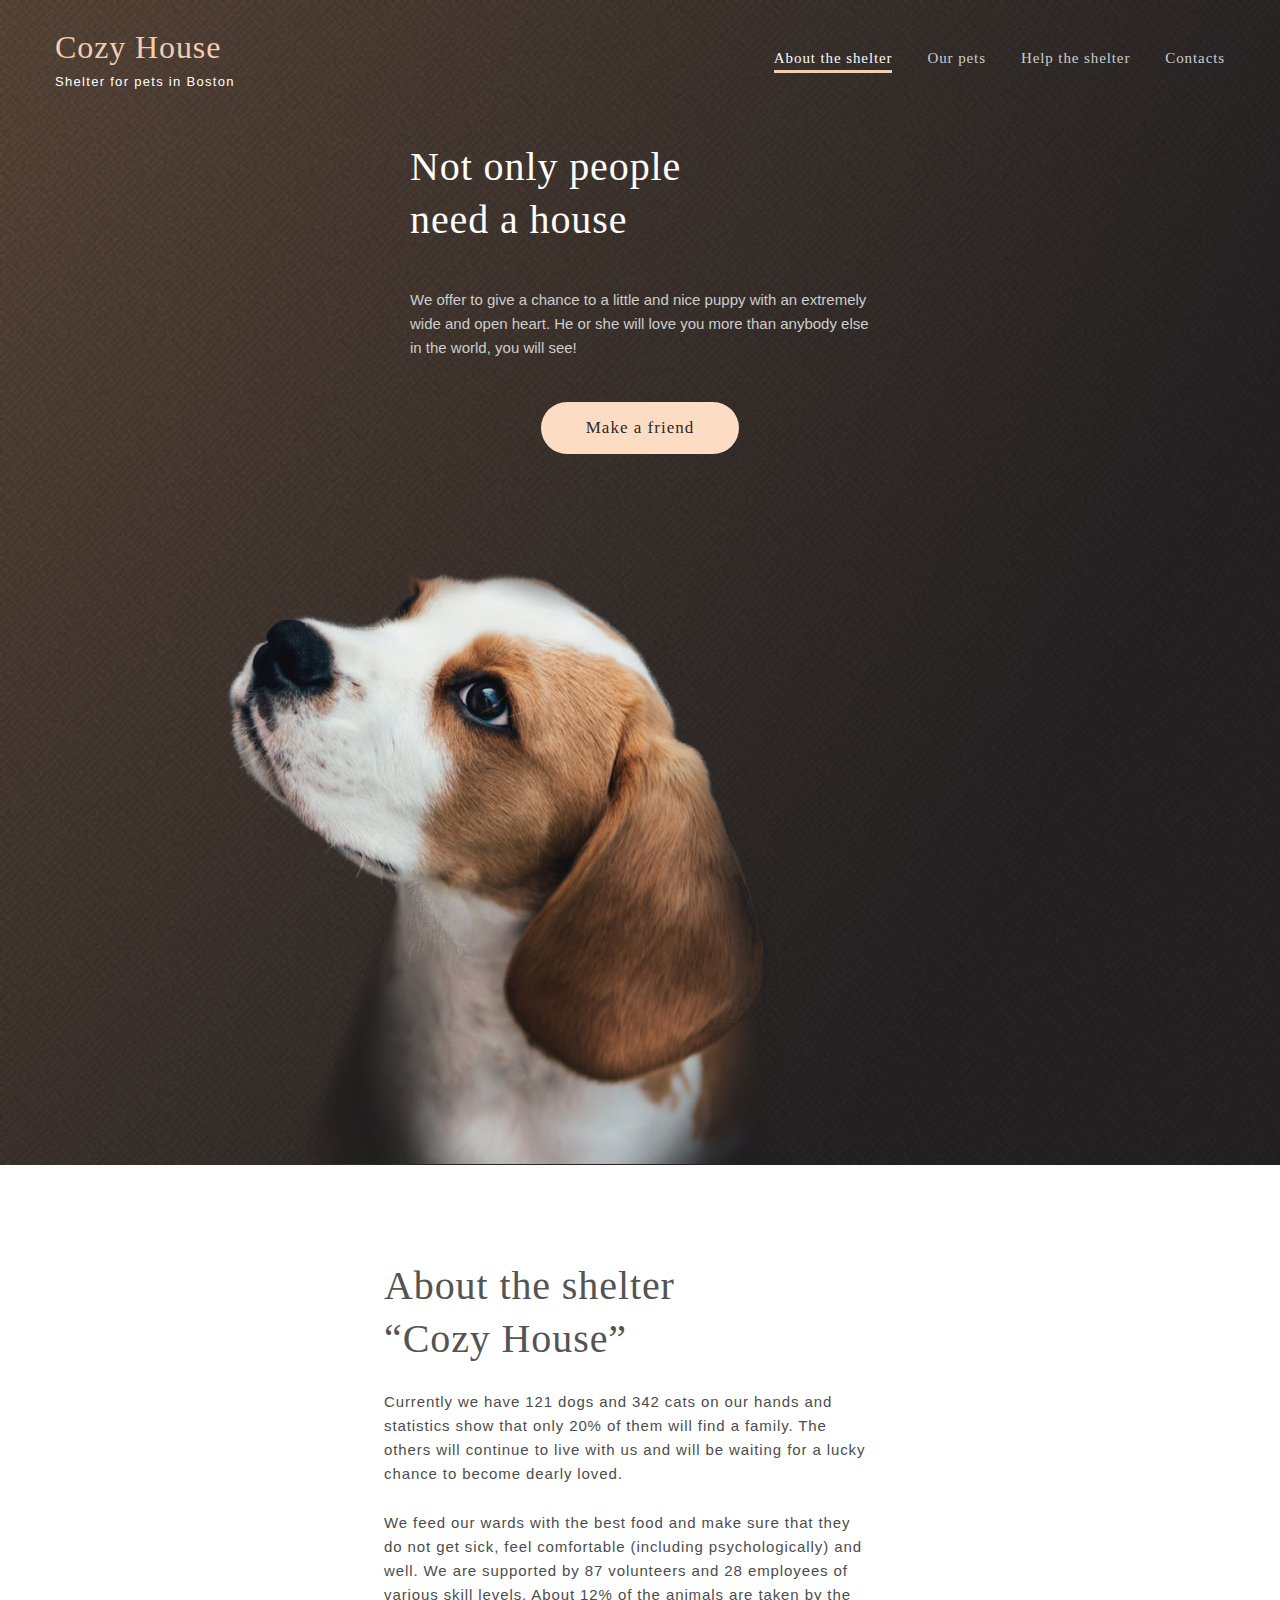
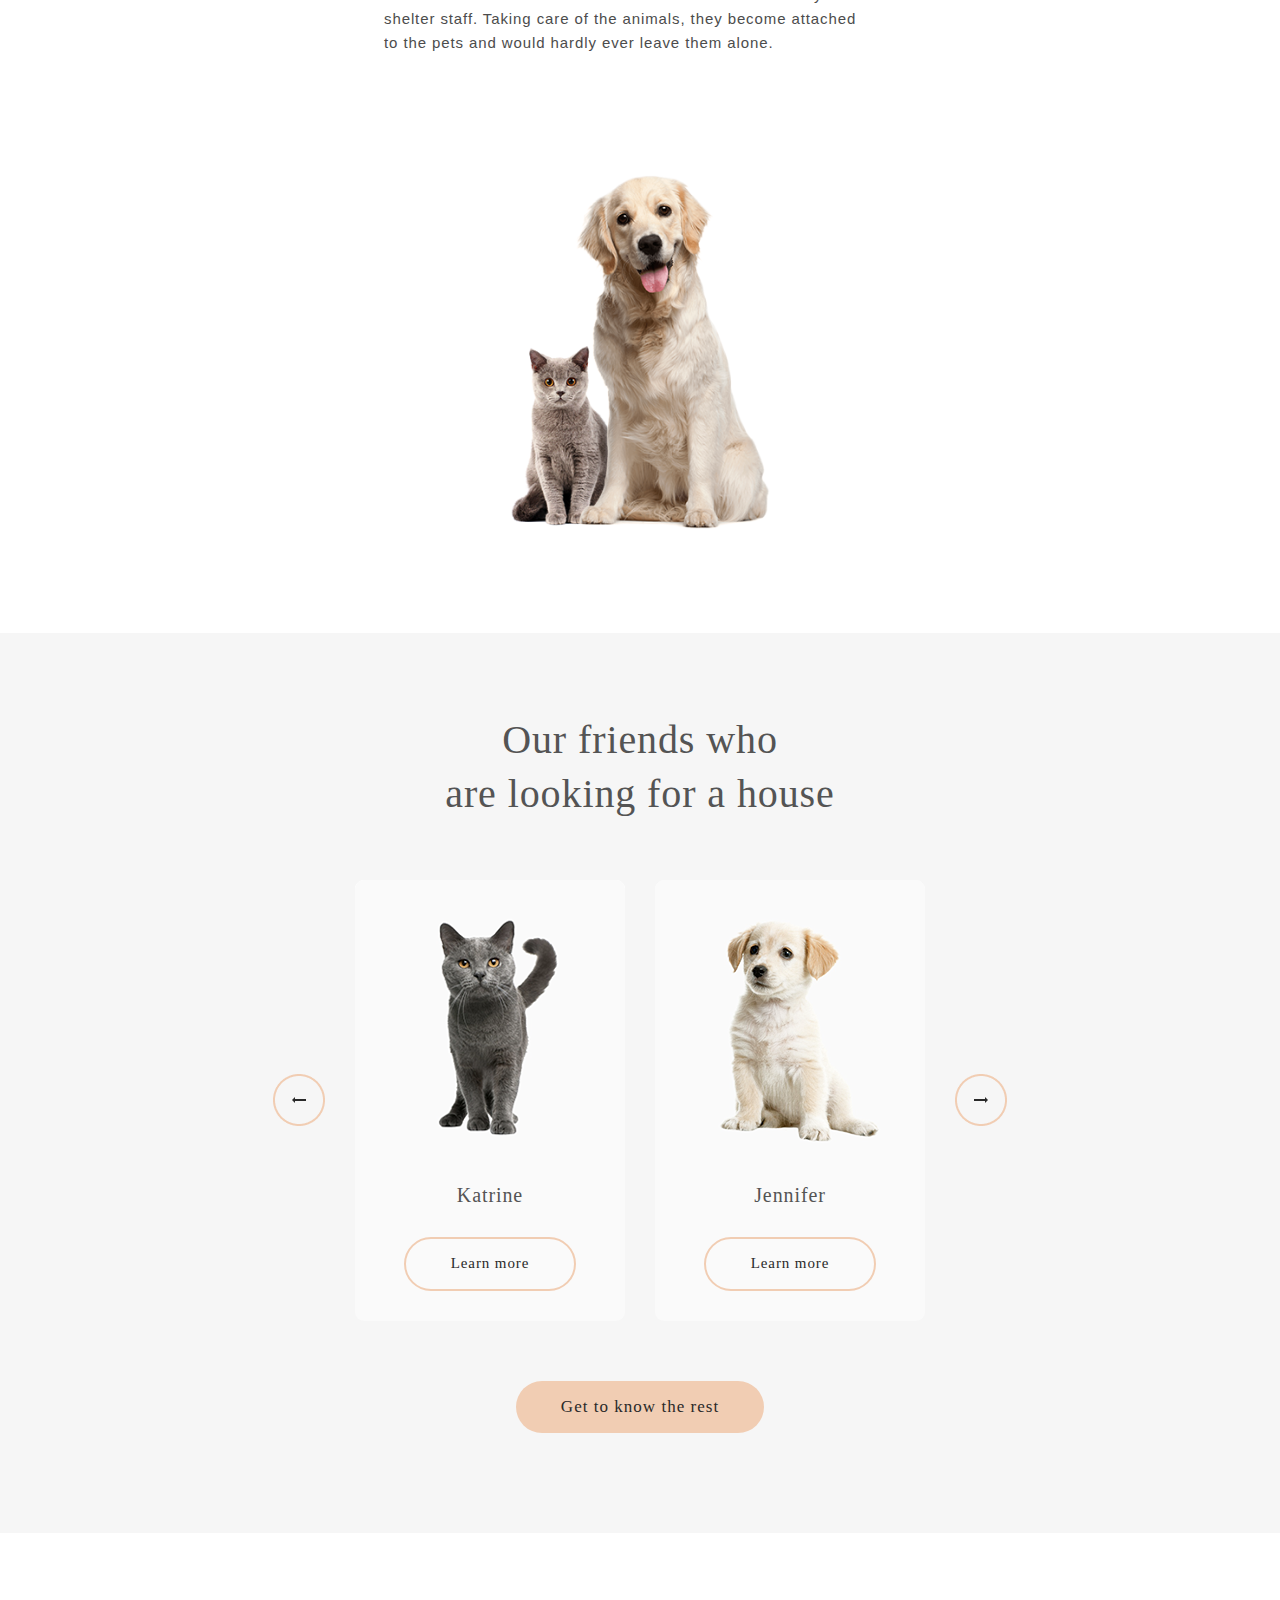
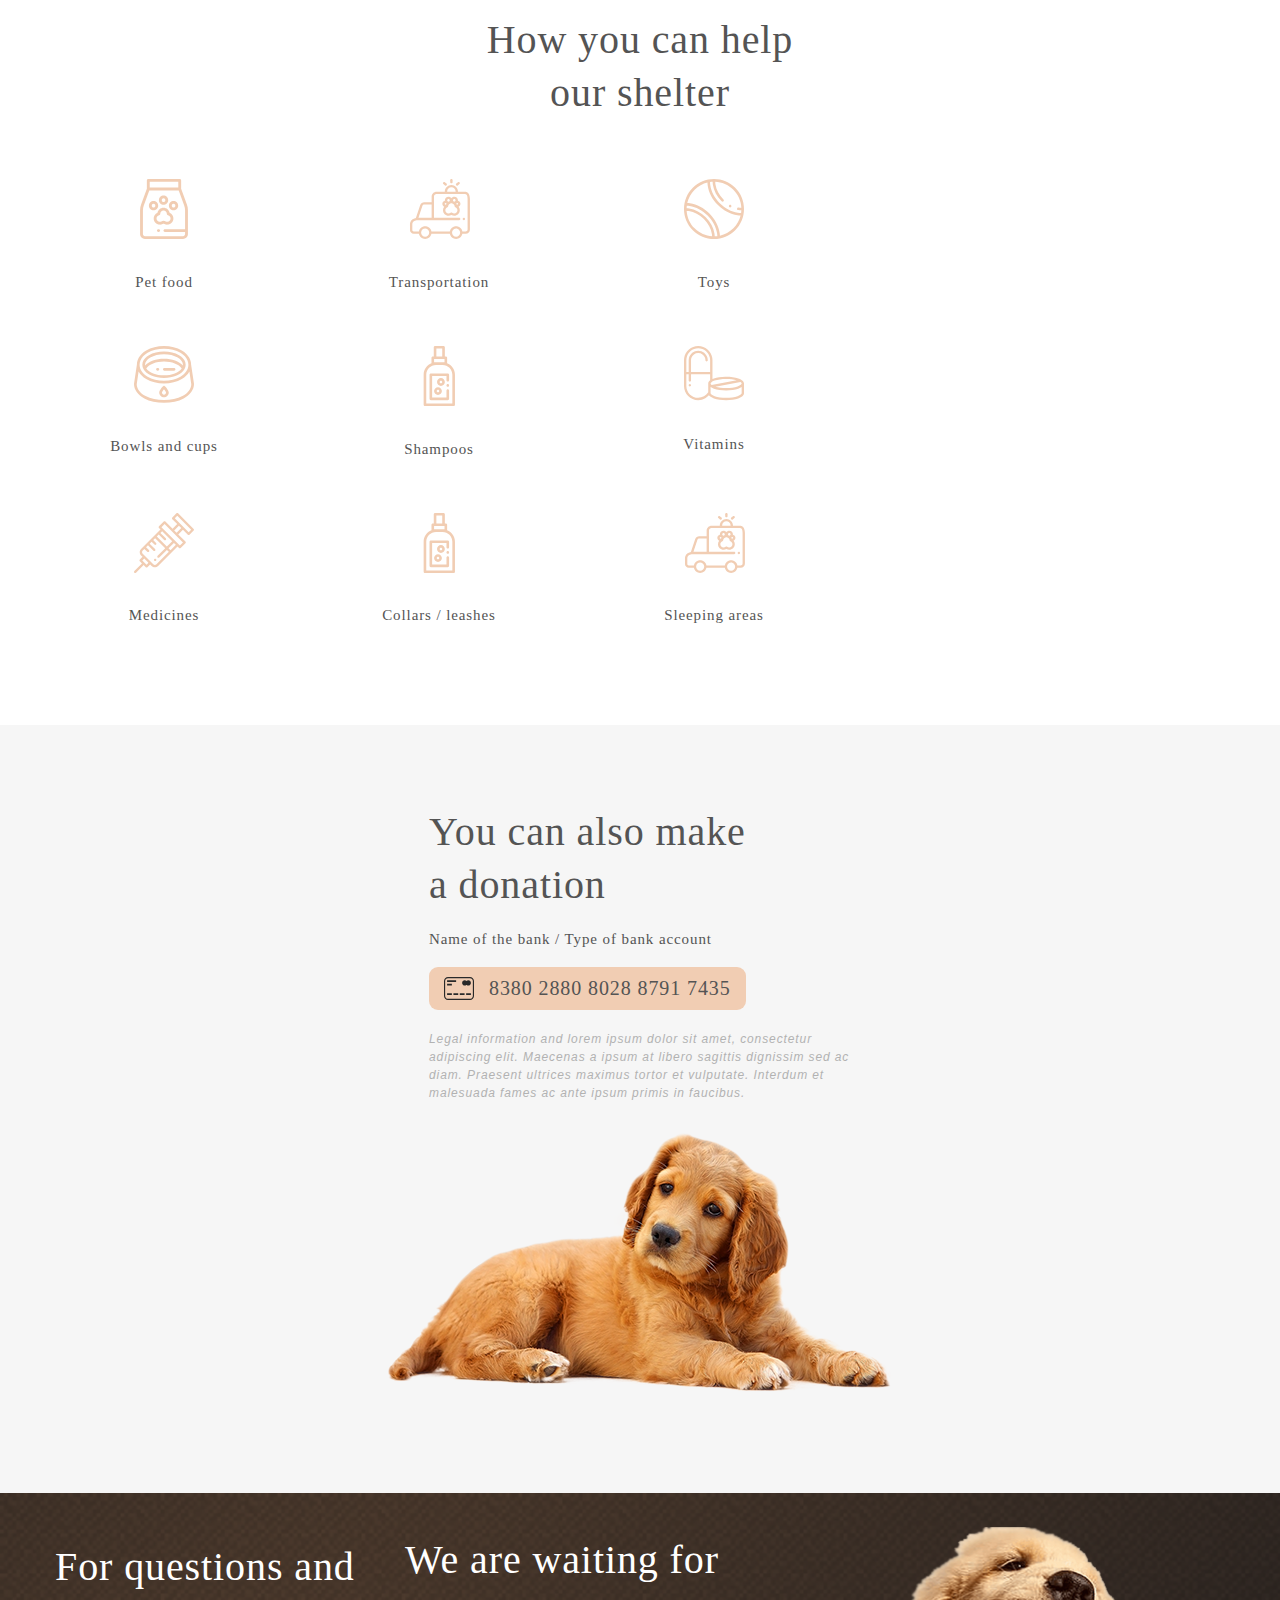
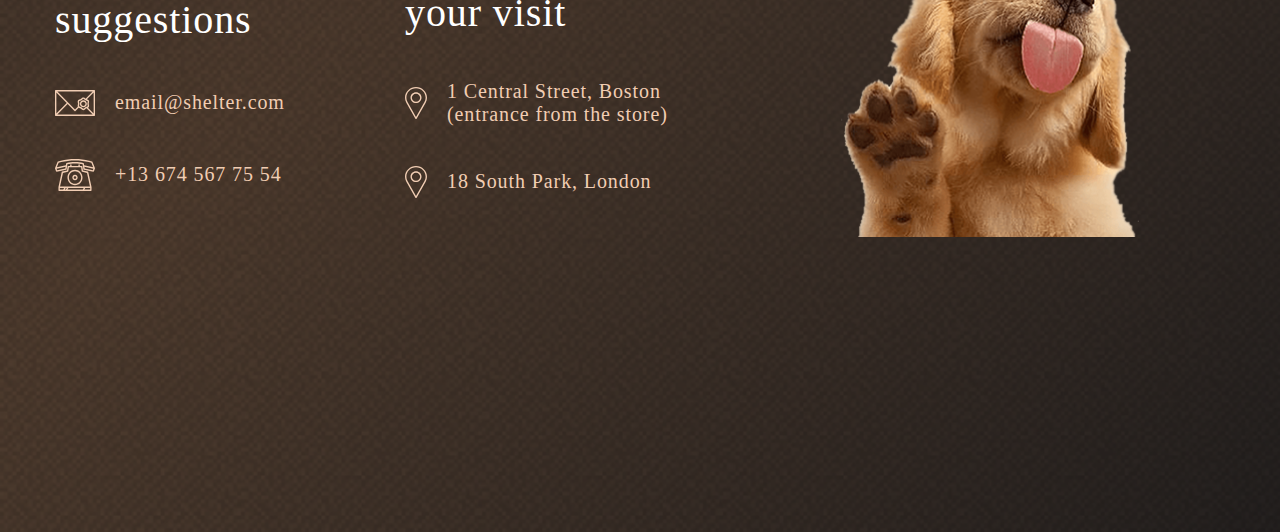
<file: index.html>
<!DOCTYPE html>
<html lang="ru">
<head>
	<meta charset="UTF-8">
	<meta http-equiv="X-UA-Compatible" content="IE=edge">
	<meta name="viewport" content="width=device-width, initial-scale=1.0">
	<link rel="stylesheet" href="css/style.css">
	<title>Document</title>
</head>
<body>
	<header class="header">
		<div class="container">
			<div class="header-wrapper">
				<div class="header-logo">
					<h1 class="header-logo-title">
							Cozy House
					</h1>
					<p class="header-logo-text">
						Shelter for pets in Boston
					</p>
				</div>
				<nav class="nav">
					<ul class="nav-menu">
						<li class="nav-menu-item">
							<a href="index.html" class="nav-menu-item-link active">About the shelter</a>
						</li>
						<li class="nav-menu-item">
							<a href="pets.html" class="nav-menu-item-link">Our pets</a>
						</li>
						<li class="nav-menu-item">
							<a href="#!" class="nav-menu-item-link">Help the shelter</a>
						</li>
						<li class="nav-menu-item">
							<a href="#!" class="nav-menu-item-link">Contacts</a>
						</li>
					</ul>
				</nav>
			</div>
		</div>
	</header>
	<section class="hero">
		<div class="container">
			<div class="hero-wrapper">
				<div class="hero-info">
					<h2 class="hero-info-title">
						Not only people need a house
					</h2>
					<p class="hero-info-text">
						We offer to give a chance to a little and nice puppy with an extremely wide and open heart.
						He or she will love you more than anybody else in the world, you will see!
					</p>
					<button class="hero-info-btn">
						Make a friend
					</button>
				</div>
				<img class="hero-img" src="/assets/img/start-screen-puppy.png" alt="puppy">
			</div>
		</div>
	</section>
	<section class="about-pets">
		<div class="container">
			<div class="about-pets-wrapper">
				<div class="about-pets-img-block">
					<img class="about-pets-img" src="/assets/img/about-pets.png" alt="">
				</div>
				<div class="about-pets-text-block">
					<h2 class="about-pets-title">About the shelter “Cozy House”</h2>
					<p class="about-pets-text">
						Currently we have 121 dogs and 342 cats on our hands and statistics show that only 20% of them will find a family.
						The others will continue to live with us and will be waiting for a lucky chance to become dearly loved.
					</p>
					<p class="about-pets-text-second">
						We feed our wards with the best food and make sure that they do not get sick, feel comfortable
						(including psychologically) and well. We are supported by 87 volunteers and 28 employees of various skill levels. 
						About 12% of the animals are taken by the shelter staff. 
						Taking care of the animals, they become attached to the pets and would hardly ever leave them alone.
					</p>
				</div>
			</div>
		</div>
	</section>
	<section class="slider-pets">
		<div class="container">
			<div class="slider-pets-content">
				<div class="slider-pets-title">
					<h2>
						Our friends who
					</h2>
					<h2>are looking for a house</h2>
				</div>
				<div class="slider-pets-wrapper wew">
					<img class="slider-icon slider-icon-left" src="/assets/icon/button_arrow.png" alt="">
					<div class="slider-pet-katrine slider-pet">
						<img src="/assets/img/pets-katrine.png" alt="">
						<h3 class="slider-pet-text">Katrine</h3>
						<a class="slider-pet-buttons" href="#">Learn more</a>
					</div>
					<div class="slider-pet-woody slider-pet">
						<img src="/assets/img/pets-woody.png" alt="">
						<h3 class="slider-pet-text">Woody</h3>
						<a class="slider-pet-buttons" href="#">Learn more</a>
					</div>
					<div class="slider-pet-jenifer slider-pet">
						<img src="/assets/img/pets-jennifer.png" alt="">
						<h3 class="slider-pet-text">Jennifer</h3>
						<a class="slider-pet-buttons" href="#">Learn more</a>
					</div>
					<img class="slider-icon slider-icon-right" src="/assets/icon/button_arrow (1).png" alt="">
				</div>
				<div class="slider-pets-button">
					<a class="slider-pets-btn" href="#!">Get to know the rest</a>
				</div>
			</div>
		</div>
	</section>
	<section class="help">
		<div class="container">
			<h2 class="section-title help-title">
				How you can help 
				our shelter
			</h2>
			<div class="help-items">
				<div class="help-item">
					<img src="/assets/icon/icon-pet-food.svg" class="help-item-img" alt="Pet Food">
					<h3 class="help-item-title">
						Pet food
					</h3>
				</div>
				<div class="help-item">
					<img src="/assets/icon/transportation.svg" class="help-item-img" alt="Transportation">
					<h3 class="help-item-title">
						Transportation
					</h3>
				</div>
				<div class="help-item">
					<img src="/assets/icon/toys.svg" class="help-item-img" alt="Toys">
					<h3 class="help-item-title">
						Toys
					</h3>
				</div>
				<div class="help-item">
					<img src="/assets/icon/bowls-and-cups.svg" class="help-item-img" alt="Bowls and cups">
					<h3 class="help-item-title">
						Bowls and cups
					</h3>
				</div>
				<div class="help-item">
					<img src="/assets/icon/shampoos.svg" class="help-item-img" alt="Shampoos">
					<h3 class="help-item-title">
						Shampoos
					</h3>
				</div>
				<div class="help-item">
					<img src="/assets/icon/vitamins.svg" class="help-item-img" alt="Vitamins">
					<h3 class="help-item-title">
						Vitamins
					</h3>
				</div>
				<div class="help-item">
					<img src="/assets/icon/medicines.svg" class="help-item-img" alt="Medicines">
					<h3 class="help-item-title">
						Medicines
					</h3>
				</div>
				<div class="help-item">
					<img src="/assets/icon/shampoos.svg" class="help-item-img" alt="Collars / leashes">
					<h3 class="help-item-title">
						Collars / leashes
					</h3>
				</div>
				<div class="help-item">
					<img src="/assets/icon/transportation.svg" class="help-item-img" alt="Sleeping areas">
					<h3 class="help-item-title">
						Sleeping areas
					</h3>
				</div> 
			</div>
		</div>
	</section>
	<div class="donation">
		<div class="container">
			<div class="donation-wrapper">
				<img src="/assets/img/donation-dog.png" alt="Dog" class="donation-img">
				<div class="donation-info">
					<h2 class="section-title donation-title">
						You can also
						make a donation
					</h2>
					<h3 class="donation-subtitle">
						Name of the bank / Type of bank account
					</h3>
					<a href="#!" class="donation-card">
						8380 2880 8028 8791 7435
					</a>
					<p class="donation-text">
						Legal information and lorem ipsum dolor sit amet, consectetur adipiscing elit.
						Maecenas a ipsum at libero sagittis dignissim sed ac diam.
						Praesent ultrices maximus tortor et vulputate.
						Interdum et malesuada fames ac ante ipsum primis in faucibus.
					</p>
				</div>
			</div>
		</div>
	</div>
	<footer class="footer">
		<div class="container">
			<div class="footer-wrapper">
				<div class="footer-contact">
					<h2 class="footer-title">
						For questions and suggestions
					</h2>
					<a href="mailto:email@shelter.com" class="footer-link footer-link-item">
						<img src="/assets/icon/icon-email.svg" alt="email">
						email@shelter.com
					</a>
					<a href="tel:+13 674 567 75 54" class="footer-link footer-link-item">
						<img src="/assets/icon/phone.svg" alt="phone">
						+13 674 567 75 54
					</a>
				</div>
				<div class="footer-location">
					<h2 class="footer-title footer-title-item">
						We are waiting for your visit
					</h2>
					<a href="https://goo.gl/maps/WznHDBEtfk5pUK1C7" class="footer-link">
						<img src="/assets/icon/icon-marker.svg" alt="location">
						1 Central Street, Boston (entrance from the store)
					</a>
					<a href="https://goo.gl/maps/WznHDBEtfk5pUK1C7" class="footer-link">
						<img src="/assets/icon/icon-marker.svg" alt="location">
						18 South Park, London 
					</a>
				</div>
				<img class="footer-img" src="/assets/img/footer-puppy.png" alt="">
			</div>
		</div>
	</footer>
</body>
</html>
</file>
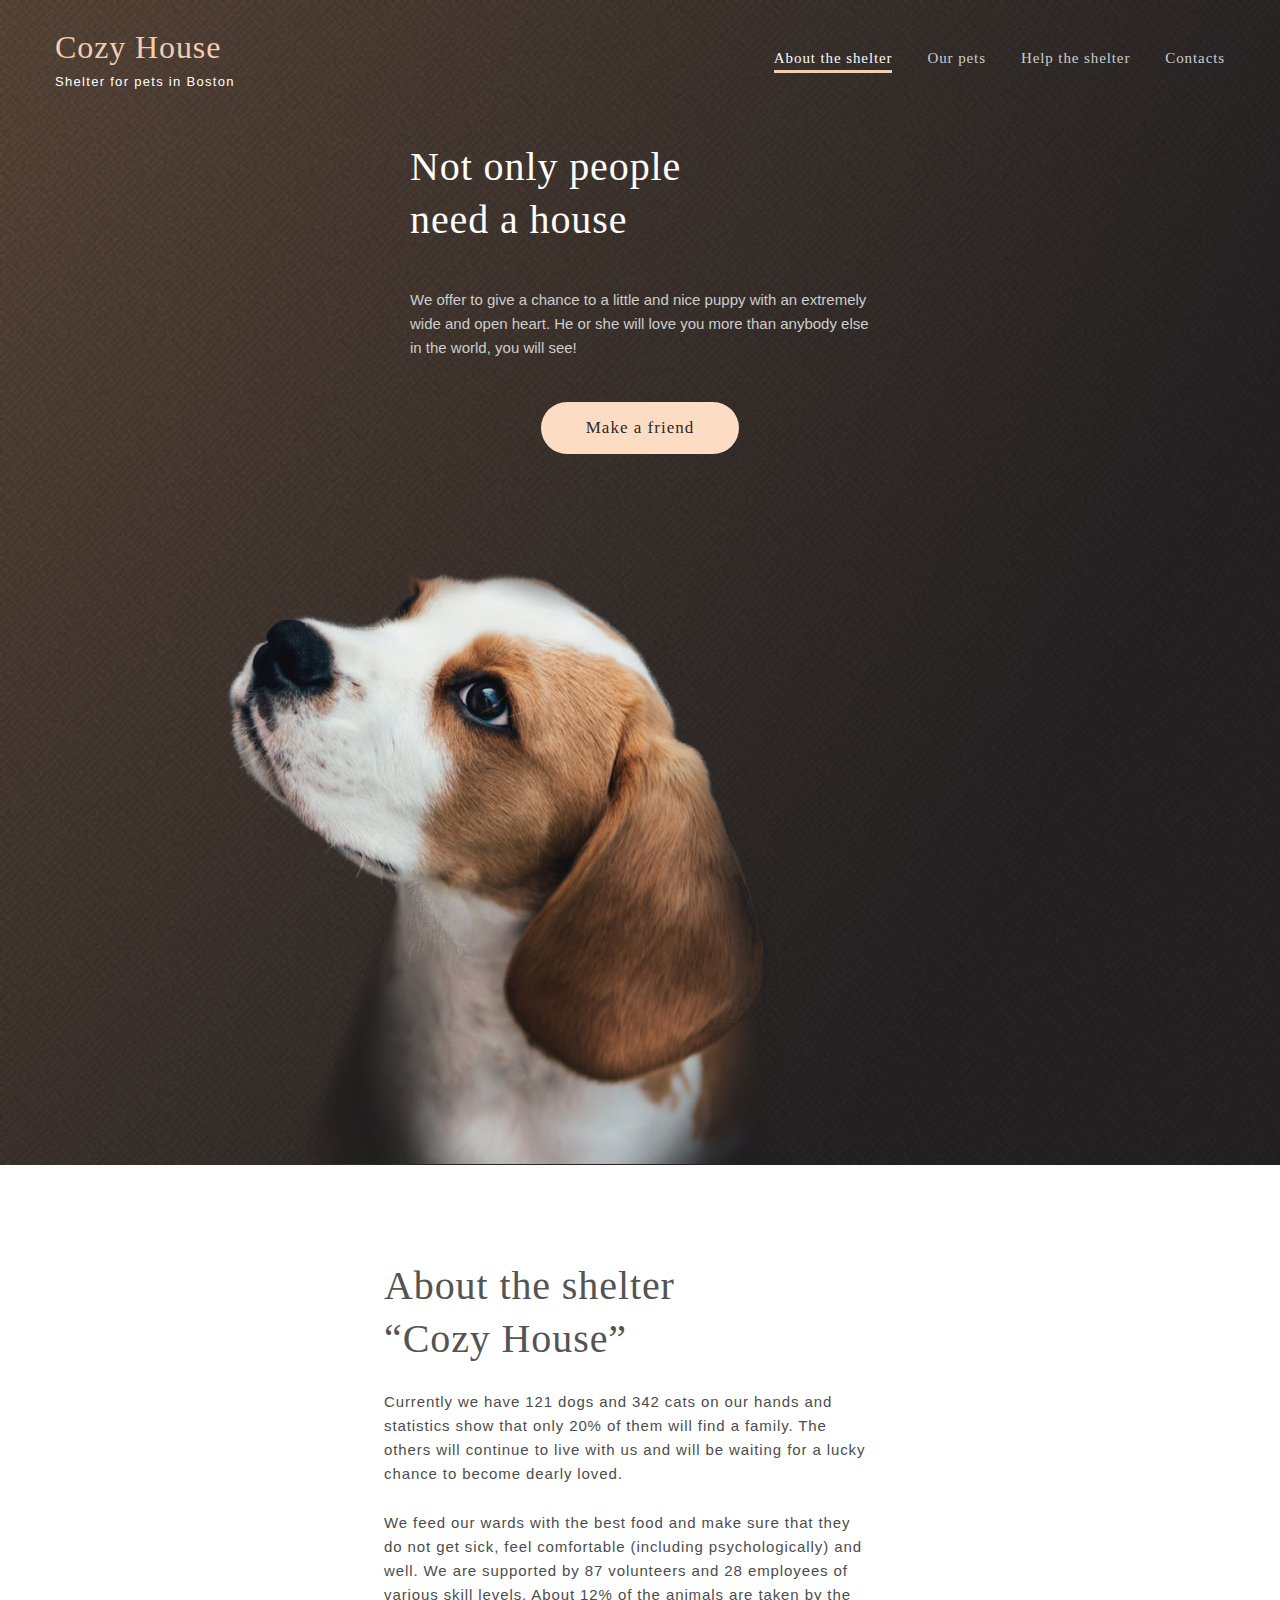
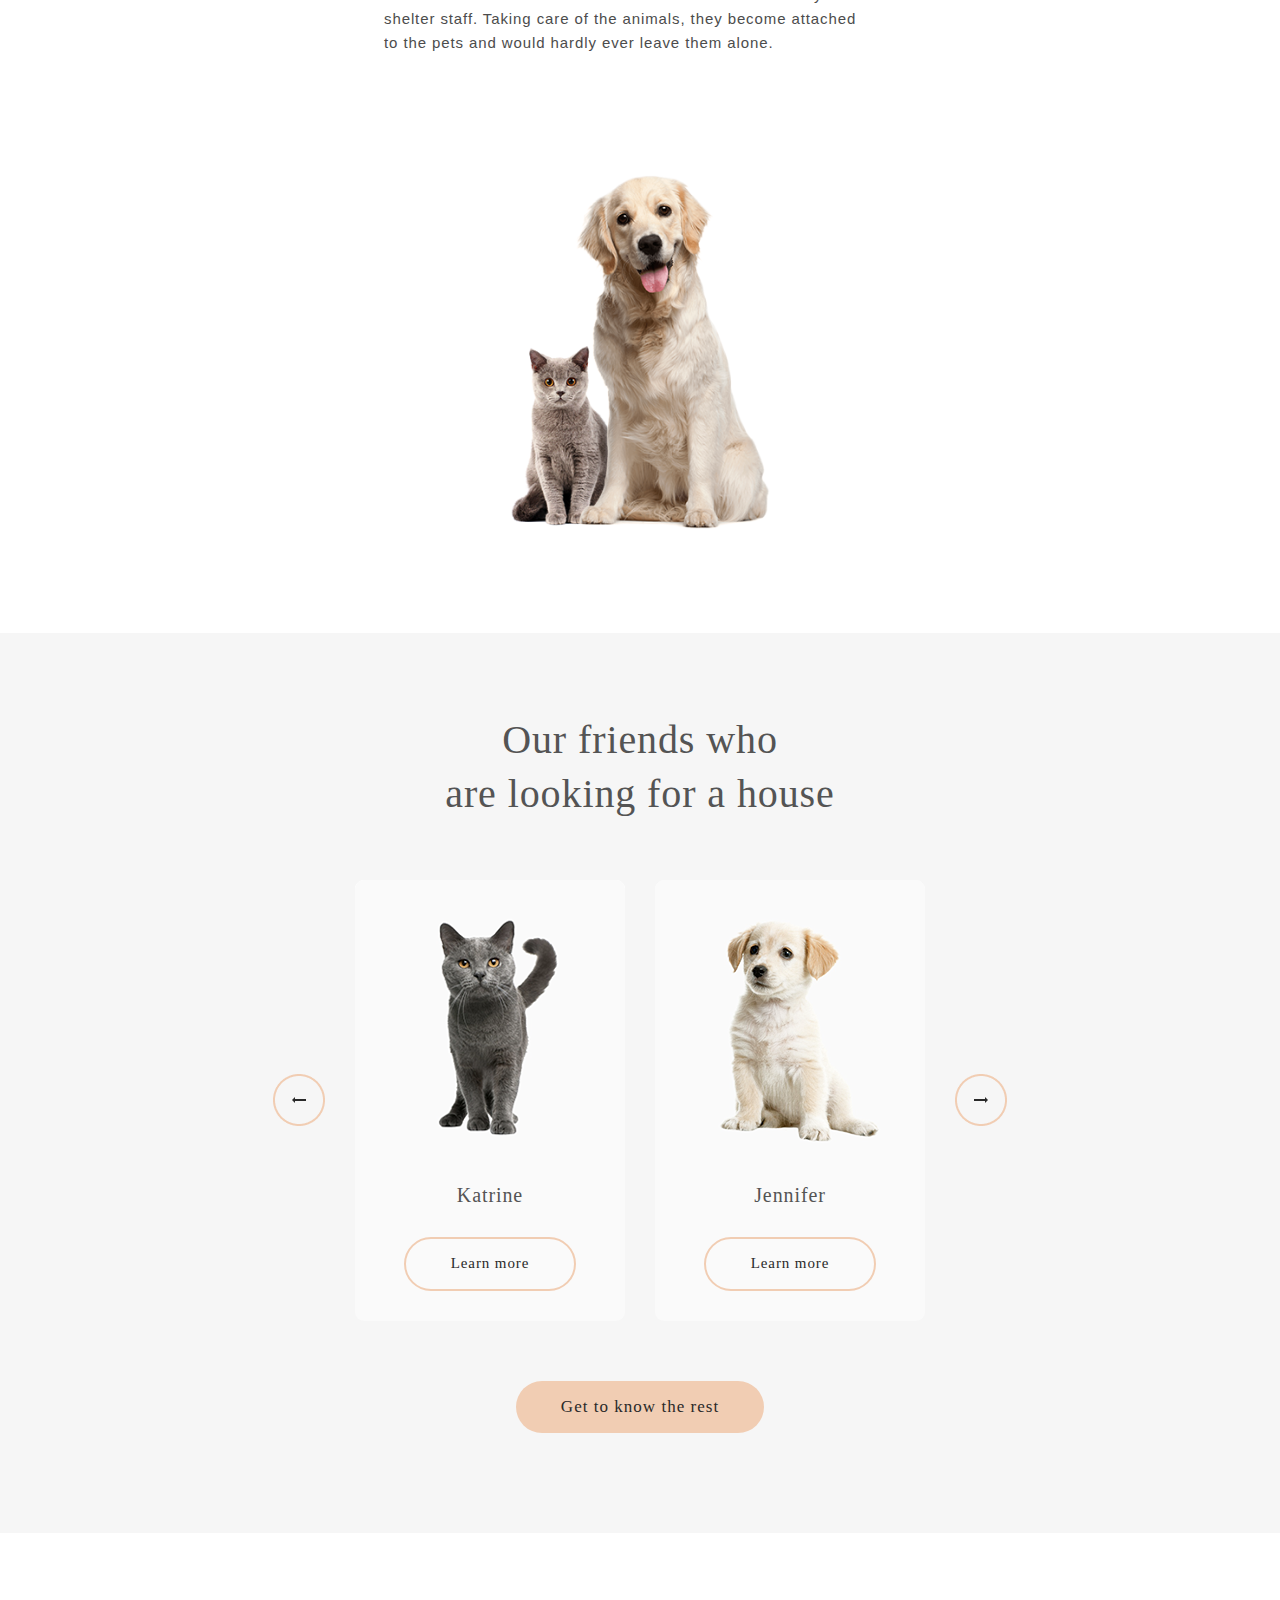
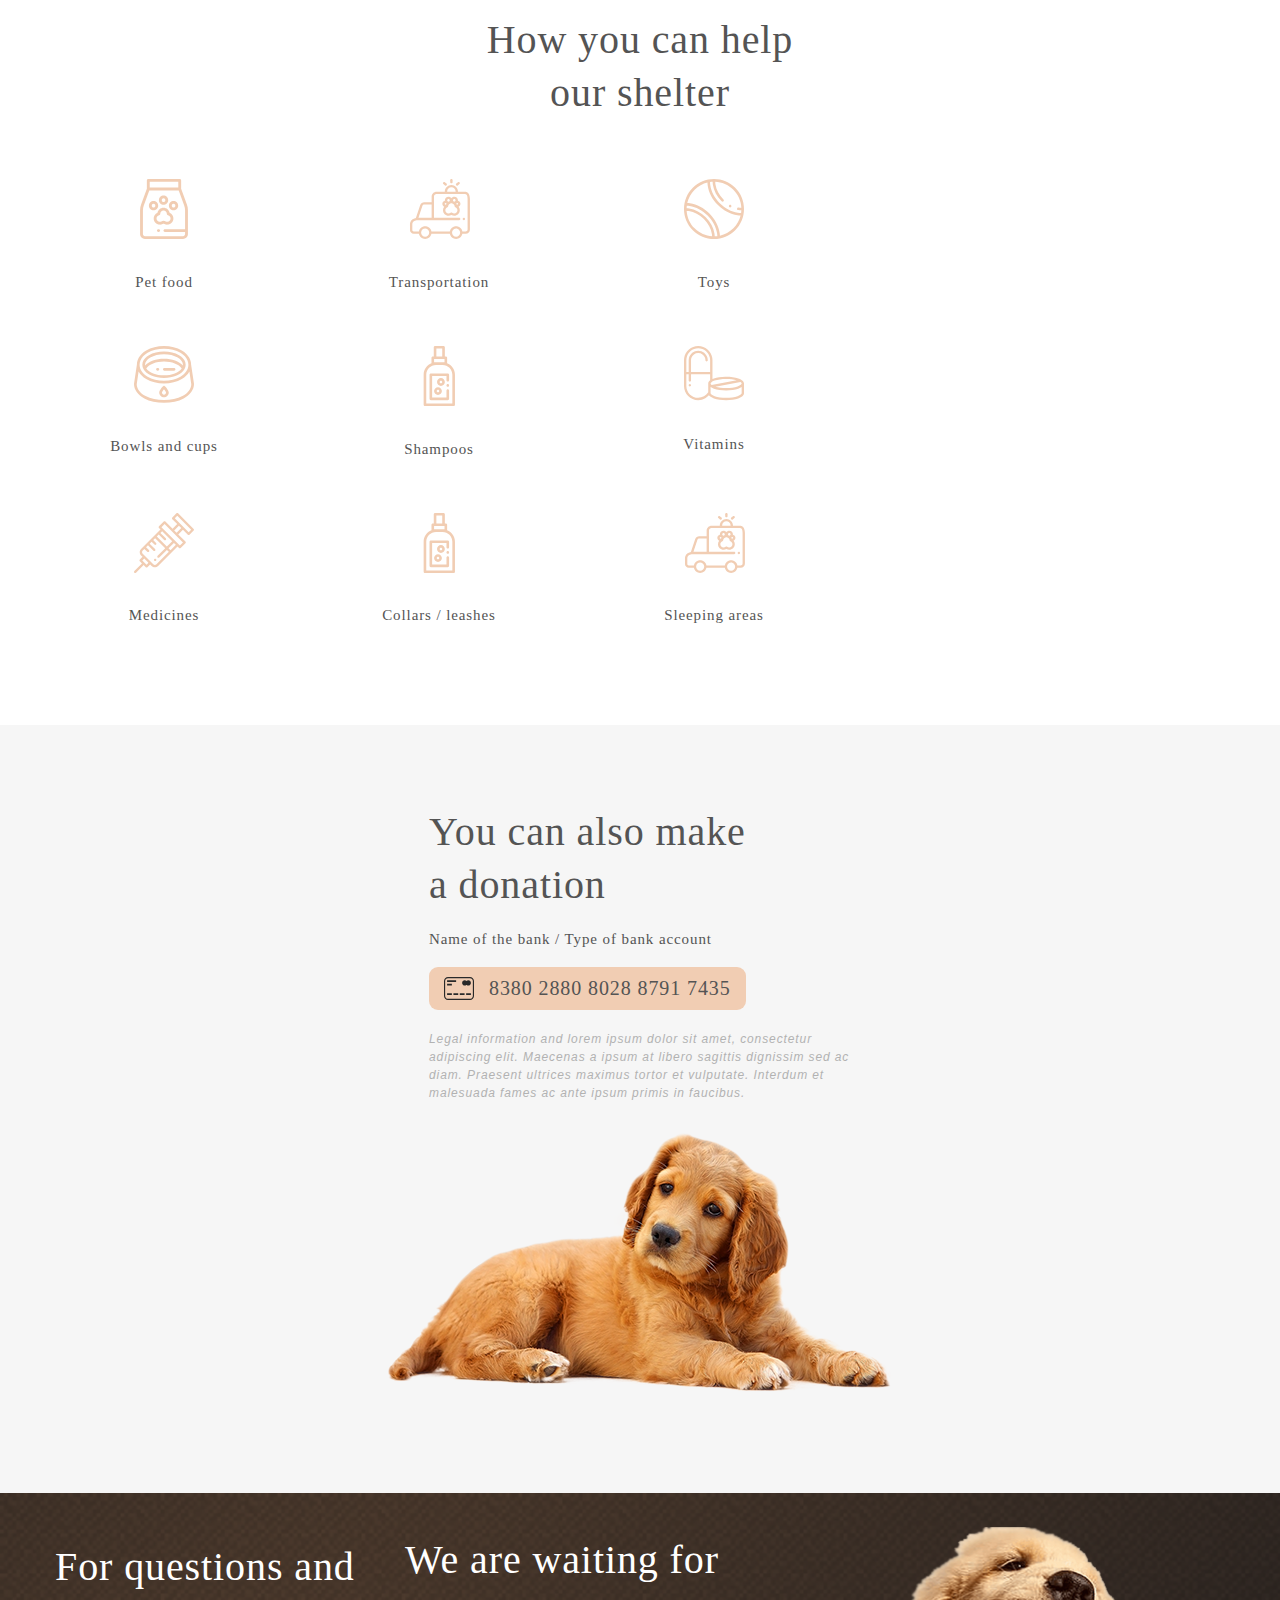
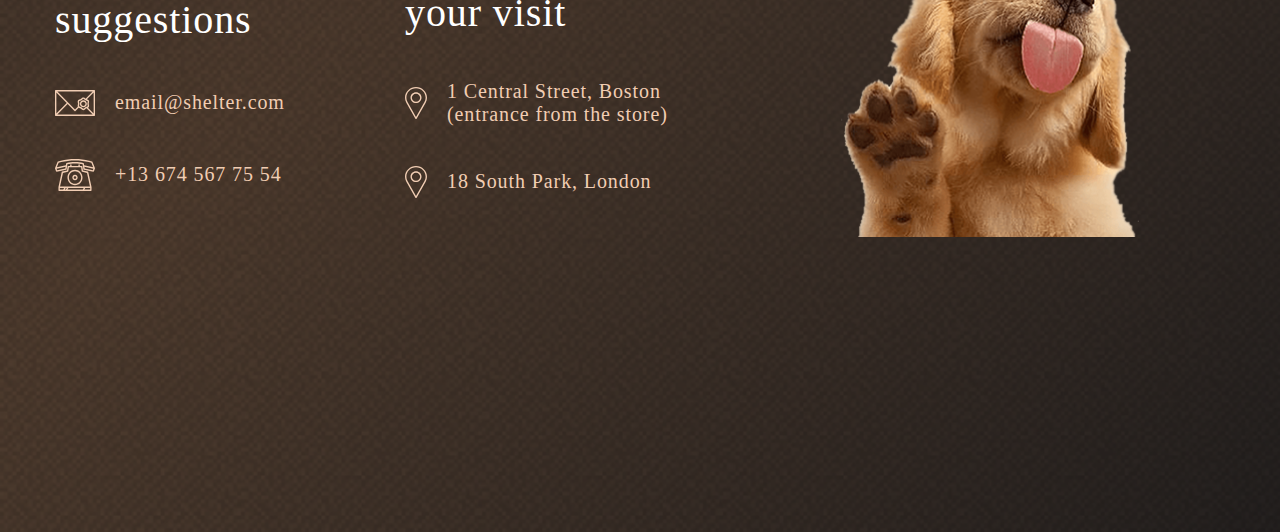
<file: pages/index.html>
<!DOCTYPE html>
<html lang="ru">
<head>
	<meta charset="UTF-8">
	<meta http-equiv="X-UA-Compatible" content="IE=edge">
	<meta name="viewport" content="width=device-width, initial-scale=1.0">
	<link rel="stylesheet" href="../css/style.css">
	<title>Document</title>
</head>
<body>
	<header class="header">
		<div class="container">
			<div class="header-wrapper">
				<div class="header-logo">
					<h1 class="header-logo-title">
							Cozy House
					</h1>
					<p class="header-logo-text">
						Shelter for pets in Boston
					</p>
				</div>
				<nav class="nav">
					<ul class="nav-menu">
						<li class="nav-menu-item">
							<a href="index.html" class="nav-menu-item-link active">About the shelter</a>
						</li>
						<li class="nav-menu-item">
							<a href="pets.html" class="nav-menu-item-link">Our pets</a>
						</li>
						<li class="nav-menu-item">
							<a href="#!" class="nav-menu-item-link">Help the shelter</a>
						</li>
						<li class="nav-menu-item">
							<a href="#!" class="nav-menu-item-link">Contacts</a>
						</li>
					</ul>
				</nav>
			</div>
		</div>
	</header>
	<section class="hero">
		<div class="container">
			<div class="hero-wrapper">
				<div class="hero-info">
					<h2 class="hero-info-title">
						Not only people need a house
					</h2>
					<p class="hero-info-text">
						We offer to give a chance to a little and nice puppy with an extremely wide and open heart.
						He or she will love you more than anybody else in the world, you will see!
					</p>
					<button class="hero-info-btn">
						Make a friend
					</button>
				</div>
				<img class="hero-img" src="../assets/img/start-screen-puppy.png" alt="puppy">
			</div>
		</div>
	</section>
	<section class="about-pets">
		<div class="container">
			<div class="about-pets-wrapper">
				<div class="about-pets-img-block">
					<img class="about-pets-img" src="../assets/img/about-pets.png" alt="">
				</div>
				<div class="about-pets-text-block">
					<h2 class="about-pets-title">About the shelter “Cozy House”</h2>
					<p class="about-pets-text">
						Currently we have 121 dogs and 342 cats on our hands and statistics show that only 20% of them will find a family.
						The others will continue to live with us and will be waiting for a lucky chance to become dearly loved.
					</p>
					<p class="about-pets-text-second">
						We feed our wards with the best food and make sure that they do not get sick, feel comfortable
						(including psychologically) and well. We are supported by 87 volunteers and 28 employees of various skill levels. 
						About 12% of the animals are taken by the shelter staff. 
						Taking care of the animals, they become attached to the pets and would hardly ever leave them alone.
					</p>
				</div>
			</div>
		</div>
	</section>
	<section class="slider-pets">
		<div class="container">
			<div class="slider-pets-content">
				<div class="slider-pets-title">
					<h2>
						Our friends who
					</h2>
					<h2>are looking for a house</h2>
				</div>
				<div class="slider-pets-wrapper wew">
					<img class="slider-icon slider-icon-left" src="../assets/icon/button_arrow.png" alt="">
					<div class="slider-pet-katrine slider-pet">
						<img src="../assets/img/pets-katrine.png" alt="">
						<h3 class="slider-pet-text">Katrine</h3>
						<a class="slider-pet-buttons" href="#">Learn more</a>
					</div>
					<div class="slider-pet-woody slider-pet">
						<img src="../assets/img/pets-woody.png" alt="">
						<h3 class="slider-pet-text">Woody</h3>
						<a class="slider-pet-buttons" href="#">Learn more</a>
					</div>
					<div class="slider-pet-jenifer slider-pet">
						<img src="../assets/img/pets-jennifer.png" alt="">
						<h3 class="slider-pet-text">Jennifer</h3>
						<a class="slider-pet-buttons" href="#">Learn more</a>
					</div>
					<img class="slider-icon slider-icon-right" src="../assets/icon/button_arrow (1).png" alt="">
				</div>
				<div class="slider-pets-button">
					<a class="slider-pets-btn" href="#!">Get to know the rest</a>
				</div>
			</div>
		</div>
	</section>
	<section class="help">
		<div class="container">
			<h2 class="section-title help-title">
				How you can help 
				our shelter
			</h2>
			<div class="help-items">
				<div class="help-item">
					<img src="../assets/icon/icon-pet-food.svg" class="help-item-img" alt="Pet Food">
					<h3 class="help-item-title">
						Pet food
					</h3>
				</div>
				<div class="help-item">
					<img src="../assets/icon/transportation.svg" class="help-item-img" alt="Transportation">
					<h3 class="help-item-title">
						Transportation
					</h3>
				</div>
				<div class="help-item">
					<img src="../assets/icon/toys.svg" class="help-item-img" alt="Toys">
					<h3 class="help-item-title">
						Toys
					</h3>
				</div>
				<div class="help-item">
					<img src="../assets/icon/bowls-and-cups.svg" class="help-item-img" alt="Bowls and cups">
					<h3 class="help-item-title">
						Bowls and cups
					</h3>
				</div>
				<div class="help-item">
					<img src="../assets/icon/shampoos.svg" class="help-item-img" alt="Shampoos">
					<h3 class="help-item-title">
						Shampoos
					</h3>
				</div>
				<div class="help-item">
					<img src="../assets/icon/vitamins.svg" class="help-item-img" alt="Vitamins">
					<h3 class="help-item-title">
						Vitamins
					</h3>
				</div>
				<div class="help-item">
					<img src="../assets/icon/medicines.svg" class="help-item-img" alt="Medicines">
					<h3 class="help-item-title">
						Medicines
					</h3>
				</div>
				<div class="help-item">
					<img src="../assets/icon/shampoos.svg" class="help-item-img" alt="Collars / leashes">
					<h3 class="help-item-title">
						Collars / leashes
					</h3>
				</div>
				<div class="help-item">
					<img src="../assets/icon/transportation.svg" class="help-item-img" alt="Sleeping areas">
					<h3 class="help-item-title">
						Sleeping areas
					</h3>
				</div> 
			</div>
		</div>
	</section>
	<div class="donation">
		<div class="container">
			<div class="donation-wrapper">
				<img src="../assets/img/donation-dog.png" alt="Dog" class="donation-img">
				<div class="donation-info">
					<h2 class="section-title donation-title">
						You can also
						make a donation
					</h2>
					<h3 class="donation-subtitle">
						Name of the bank / Type of bank account
					</h3>
					<a href="#!" class="donation-card">
						8380 2880 8028 8791 7435
					</a>
					<p class="donation-text">
						Legal information and lorem ipsum dolor sit amet, consectetur adipiscing elit.
						Maecenas a ipsum at libero sagittis dignissim sed ac diam.
						Praesent ultrices maximus tortor et vulputate.
						Interdum et malesuada fames ac ante ipsum primis in faucibus.
					</p>
				</div>
			</div>
		</div>
	</div>
	<footer class="footer">
		<div class="container">
			<div class="footer-wrapper">
				<div class="footer-contact">
					<h2 class="footer-title">
						For questions and suggestions
					</h2>
					<a href="mailto:email@shelter.com" class="footer-link footer-link-item">
						<img src="../assets/icon/icon-email.svg" alt="email">
						email@shelter.com
					</a>
					<a href="tel:+13 674 567 75 54" class="footer-link footer-link-item">
						<img src="../assets/icon/phone.svg" alt="phone">
						+13 674 567 75 54
					</a>
				</div>
				<div class="footer-location">
					<h2 class="footer-title footer-title-item">
						We are waiting for your visit
					</h2>
					<a href="https://goo.gl/maps/WznHDBEtfk5pUK1C7" class="footer-link">
						<img src="../assets/icon/icon-marker.svg" alt="location">
						1 Central Street, Boston (entrance from the store)
					</a>
					<a href="https://goo.gl/maps/WznHDBEtfk5pUK1C7" class="footer-link">
						<img src="../assets/icon/icon-marker.svg" alt="location">
						18 South Park, London 
					</a>
				</div>
				<img class="footer-img" src="../assets/img/footer-puppy.png" alt="">
			</div>
		</div>
	</footer>
</body>
</html>
</file>
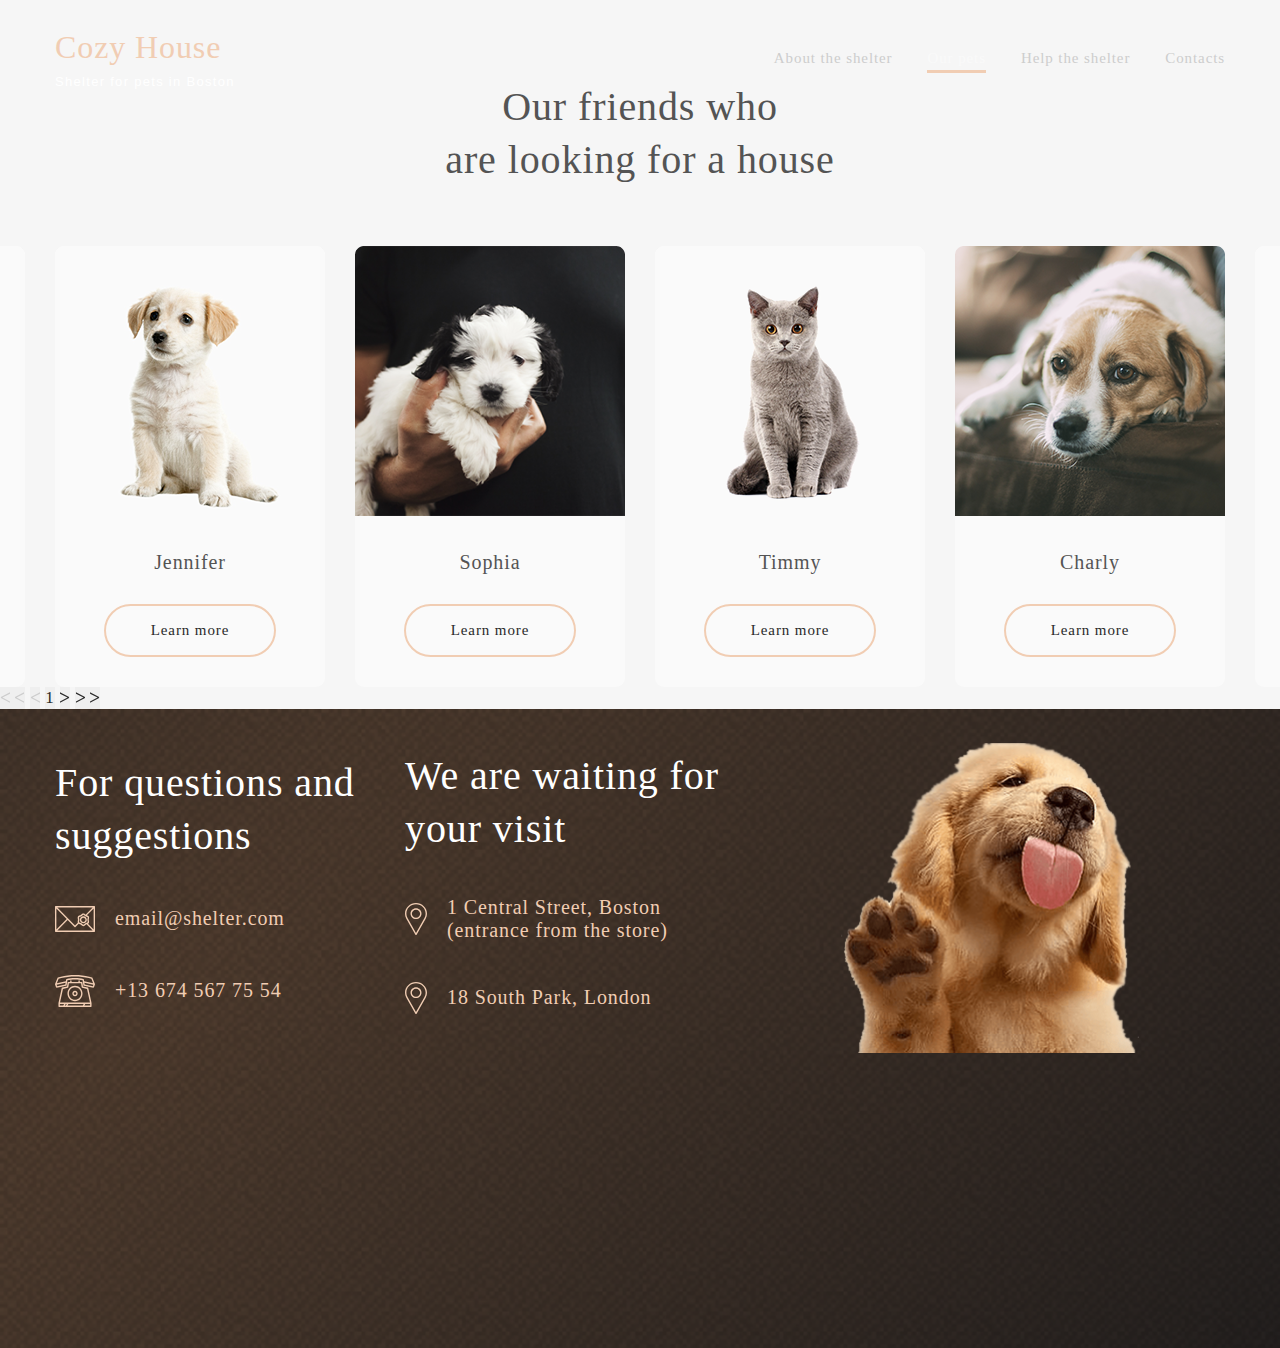
<file: pets.html>
<!DOCTYPE html>
<html lang="ru">
<head>
	<meta charset="UTF-8">
	<meta http-equiv="X-UA-Compatible" content="IE=edge">
	<meta name="viewport" content="width=device-width, initial-scale=1.0">
	<link rel="stylesheet" href="/css/style.css">
	<title>Document</title>
</head>
<body>
	<header class="header">
		<div class="container">
			<div class="header-wrapper">
				<div class="header-logo">
					<h1 class="header-logo-title">
							Cozy House
					</h1>
					<p class="header-logo-text">
						Shelter for pets in Boston
					</p>
				</div>
				<nav class="nav">
					<ul class="nav-menu">
						<li class="nav-menu-item">
							<a href="index.html" class="nav-menu-item-link">About the shelter</a>
						</li>
						<li class="nav-menu-item">
							<a href="pets.html" class="nav-menu-item-link active">Our pets</a>
						</li>
						<li class="nav-menu-item">
							<a href="#!" class="nav-menu-item-link">Help the shelter</a>
						</li>
						<li class="nav-menu-item">
							<a href="#!" class="nav-menu-item-link">Contacts</a>
						</li>
					</ul>
				</nav>
			</div>
		</div>
	</header>
	<main class="main">
		<section class="slider-pets">
			<div class="container">
				<div class="slider-pets-content">
					<div class="slider-pets-title">
						<h2>
							Our friends who
						</h2>
						<h2>are looking for a house</h2>
					</div>
					<div class="slider-pets-wrapper">
						<div class="slider-pet">
							<img src="/assets/img/pets-katrine.png" alt="Katrine">
							<h3 class="slider-pet-text">Katrine</h3>
							<a class="slider-pet-buttons" href="#">Learn more</a>
						</div>
						<div class="slider-pet">
							<img src="/assets/img/pets-woody.png" alt="Woody">
							<h3 class="slider-pet-text">Woody</h3>
							<a class="slider-pet-buttons" href="#">Learn more</a>
						</div>
						<div class="slider-pet">
							<img src="/assets/img/pets-jennifer.png" alt="Jennifer">
							<h3 class="slider-pet-text">Jennifer</h3>
							<a class="slider-pet-buttons" href="#">Learn more</a>
						</div>
						<div class="slider-pet">
							<img src="/assets/img/pets-sophia.png" alt="Sophia">
							<h3 class="slider-pet-text">Sophia</h3>
							<a class="slider-pet-buttons" href="#">Learn more</a>
						</div>
						<div class="slider-pet">
							<img src="/assets/img/pets-timmy.png" alt="Timmy">
							<h3 class="slider-pet-text">Timmy</h3>
							<a class="slider-pet-buttons" href="#">Learn more</a>
						</div>
						<div class="slider-pet">
							<img src="/assets/img/pets-charly.png" alt="Charly">
							<h3 class="slider-pet-text">Charly</h3>
							<a class="slider-pet-buttons" href="#">Learn more</a>
						</div>
						<div class="slider-pet">
							<img src="/assets/img/pets-scarlet.png" alt="Scarlett">
							<h3 class="slider-pet-text">Scarlett</h3>
							<a class="slider-pet-buttons" href="#">Learn more</a>
						</div>
						<div class="slider-pet">
							<img src="/assets/img/pets-freddie.png" alt="Freddie">
							<h3 class="slider-pet-text">Freddie</h3>
							<a class="slider-pet-buttons" href="#">Learn more</a>
						</div>
					</div>
				</div>
			</div>
			<div class="slider-pets-pagination">
				<button class="slider-pets-pagination-btn slider-pets-pagination-btn-disabled">
					<img class="slider-pets-pagination-img" src="/assets/icon/left-double.svg" alt="arrow double left">
				</button>
				<button class="slider-pets-pagination-btn slider-pets-pagination-btn-disabled">
					<img class="slider-pets-pagination-img" src="/assets/icon/arr-left.svg" alt="arrow double left">
				</button>
				<button class="slider-pets-pagination-btn slider-pets-pagination-btn-number">
					1
				</button>
				<button class="slider-pets-pagination-btn">
					<img class="slider-pets-pagination-img" src="/assets/icon/arr-right.svg" alt="arrow right">
				</button>
				<button class="slider-pets-pagination-btn">
					<img class="slider-pets-pagination-img" src="/assets/icon/arr-double-right.svg" alt="arrow double right">
				</button>
			</div>
		</section>
	</main>
	<footer class="footer">
		<div class="container">
			<div class="footer-wrapper">
				<div class="footer-contact">
					<h2 class="footer-title">
						For questions and suggestions
					</h2>
					<a href="mailto:email@shelter.com" class="footer-link footer-link-item">
						<img src="/assets/icon/icon-email.svg" alt="email">
						email@shelter.com
					</a>
					<a href="tel:+13 674 567 75 54" class="footer-link footer-link-item">
						<img src="/assets/icon/phone.svg" alt="phone">
						+13 674 567 75 54
					</a>
				</div>
				<div class="footer-location">
					<h2 class="footer-title footer-title-item">
						We are waiting for your visit
					</h2>
					<a href="https://goo.gl/maps/WznHDBEtfk5pUK1C7" class="footer-link">
						<img src="/assets/icon/icon-marker.svg" alt="location">
						1 Central Street, Boston (entrance from the store)
					</a>
					<a href="https://goo.gl/maps/WznHDBEtfk5pUK1C7" class="footer-link">
						<img src="/assets/icon/icon-marker.svg" alt="location">
						18 South Park, London 
					</a>
				</div>
				<img class="footer-img" src="/assets/img/footer-puppy.png" alt="">
			</div>
		</div>
	</footer>
</body>
</html>
</file>
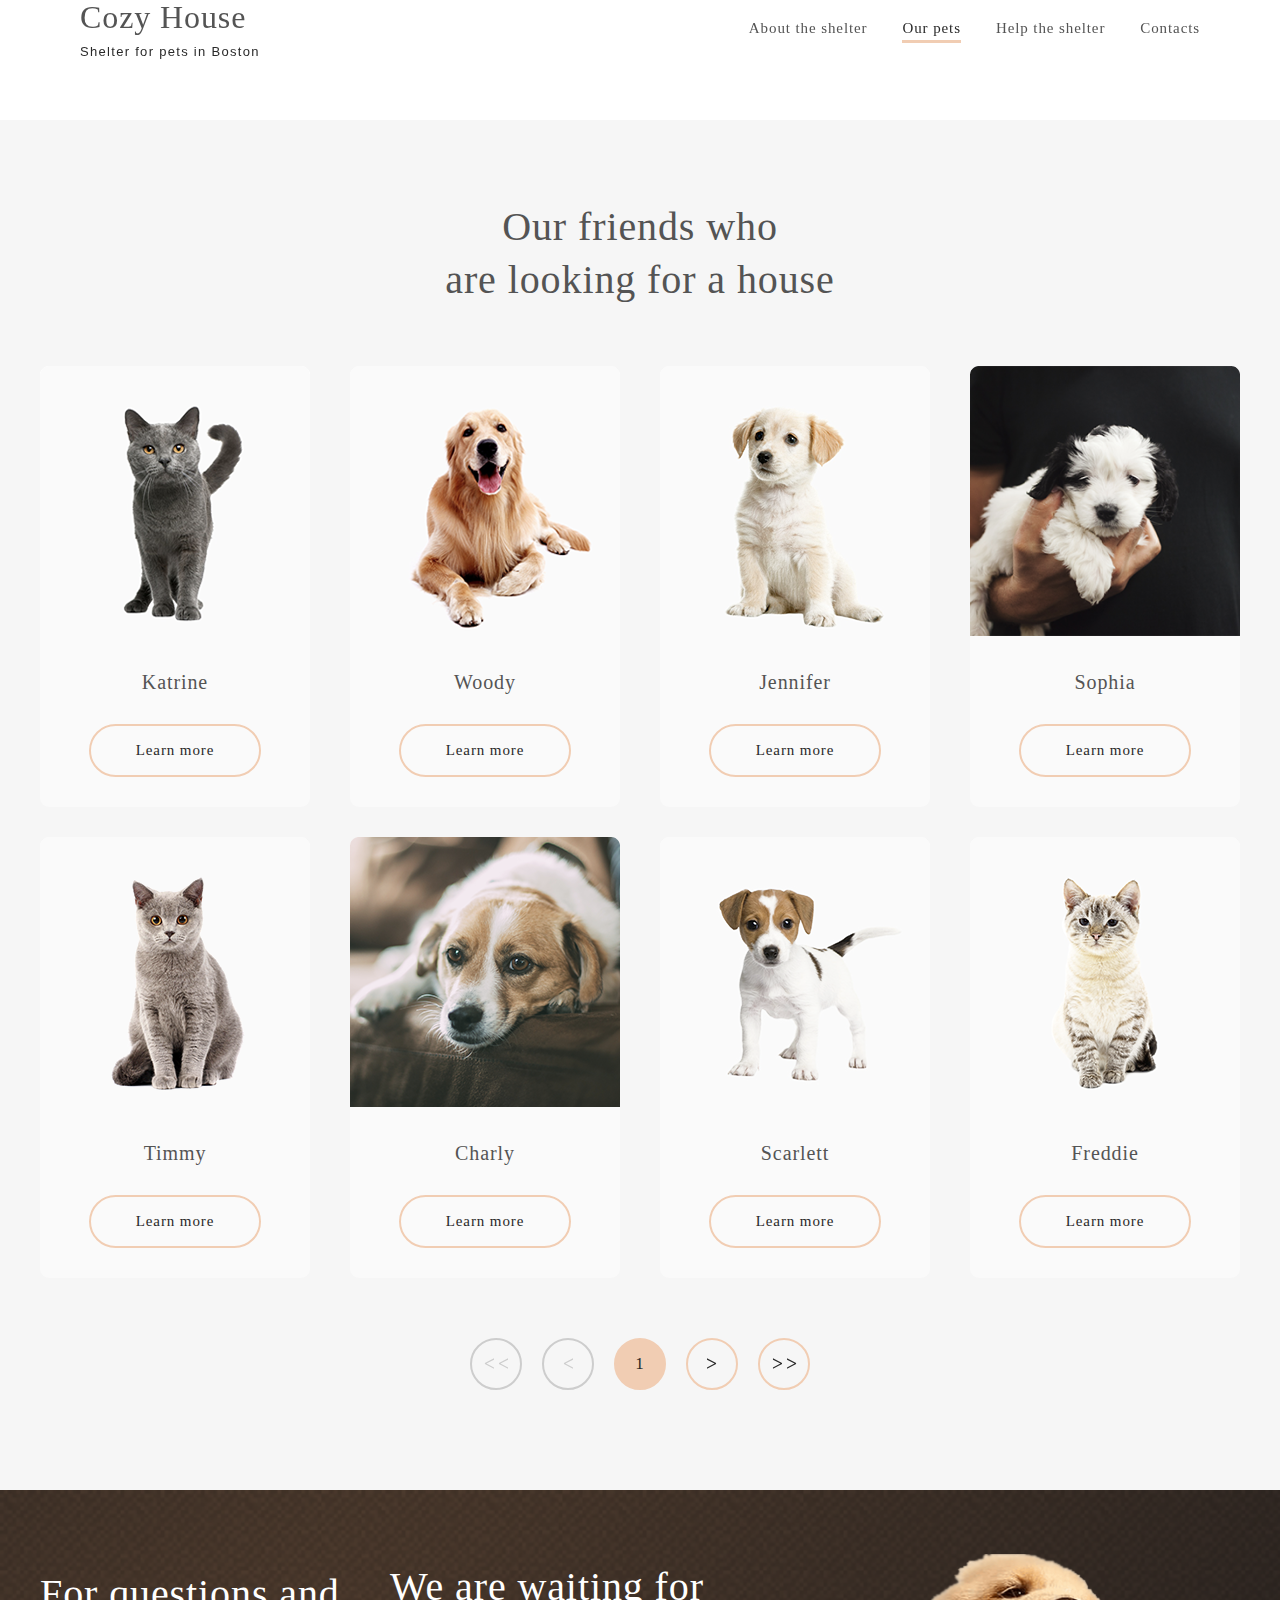
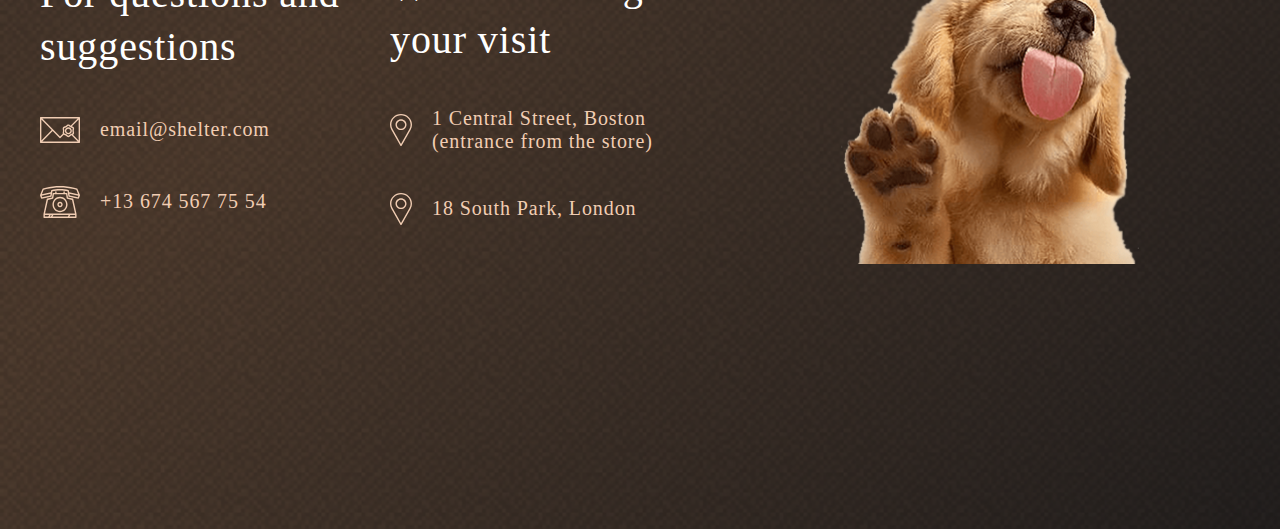
<file: pages/pets.html>
<!DOCTYPE html>
<html lang="ru">
<head>
	<meta charset="UTF-8">
	<meta http-equiv="X-UA-Compatible" content="IE=edge">
	<meta name="viewport" content="width=device-width, initial-scale=1.0">
	<link rel="stylesheet" href="../css/pets.css">
	<title>Document</title>
</head>
<body>
	<header class="header">
		<div class="container">
			<div class="header-wrapper">
				<div class="header-logo">
					<h1 class="header-logo-title">
							Cozy House
					</h1>
					<p class="header-logo-text">
						Shelter for pets in Boston
					</p>
				</div>
				<nav class="nav">
					<ul class="nav-menu">
						<li class="nav-menu-item">
							<a href="index.html" class="nav-menu-item-link">About the shelter</a>
						</li>
						<li class="nav-menu-item">
							<a href="pets.html" class="nav-menu-item-link active">Our pets</a>
						</li>
						<li class="nav-menu-item">
							<a href="#!" class="nav-menu-item-link">Help the shelter</a>
						</li>
						<li class="nav-menu-item">
							<a href="#!" class="nav-menu-item-link">Contacts</a>
						</li>
					</ul>
				</nav>
			</div>
		</div>
	</header>
	<main class="main">
		<section class="slider-pets">
			<div class="container">
				<div class="slider-pets-content">
					<div class="slider-pets-title">
						<h2>
							Our friends who
						</h2>
						<h2>are looking for a house</h2>
					</div>
					<div class="slider-pets-wrapper">
						<div class="slider-pet">
							<img src="../assets/img/pets-katrine.png" alt="Katrine">
							<h3 class="slider-pet-text">Katrine</h3>
							<a class="slider-pet-buttons" href="#">Learn more</a>
						</div>
						<div class="slider-pet">
							<img src="../assets/img/pets-woody.png" alt="Woody">
							<h3 class="slider-pet-text">Woody</h3>
							<a class="slider-pet-buttons" href="#">Learn more</a>
						</div>
						<div class="slider-pet">
							<img src="../assets/img/pets-jennifer.png" alt="Jennifer">
							<h3 class="slider-pet-text">Jennifer</h3>
							<a class="slider-pet-buttons" href="#">Learn more</a>
						</div>
						<div class="slider-pet">
							<img src="../assets/img/pets-sophia.png" alt="Sophia">
							<h3 class="slider-pet-text">Sophia</h3>
							<a class="slider-pet-buttons" href="#">Learn more</a>
						</div>
						<div class="slider-pet">
							<img src="../assets/img/pets-timmy.png" alt="Timmy">
							<h3 class="slider-pet-text">Timmy</h3>
							<a class="slider-pet-buttons" href="#">Learn more</a>
						</div>
						<div class="slider-pet">
							<img src="../assets/img/pets-charly.png" alt="Charly">
							<h3 class="slider-pet-text">Charly</h3>
							<a class="slider-pet-buttons" href="#">Learn more</a>
						</div>
						<div class="slider-pet">
							<img src="../assets/img/pets-scarlet.png" alt="Scarlett">
							<h3 class="slider-pet-text">Scarlett</h3>
							<a class="slider-pet-buttons" href="#">Learn more</a>
						</div>
						<div class="slider-pet">
							<img src="../assets/img/pets-freddie.png" alt="Freddie">
							<h3 class="slider-pet-text">Freddie</h3>
							<a class="slider-pet-buttons" href="#">Learn more</a>
						</div>
					</div>
				</div>
			</div>
			<div class="slider-pets-pagination">
				<button class="slider-pets-pagination-btn slider-pets-pagination-btn-disabled">
					<img class="slider-pets-pagination-img" src="../assets/icon/left-double.svg" alt="arrow double left">
				</button>
				<button class="slider-pets-pagination-btn slider-pets-pagination-btn-disabled">
					<img class="slider-pets-pagination-img" src="../assets/icon/arr-left.svg" alt="arrow double left">
				</button>
				<button class="slider-pets-pagination-btn slider-pets-pagination-btn-number">
					1
				</button>
				<button class="slider-pets-pagination-btn">
					<img class="slider-pets-pagination-img" src="../assets/icon/arr-right.svg" alt="arrow right">
				</button>
				<button class="slider-pets-pagination-btn">
					<img class="slider-pets-pagination-img" src="../assets/icon/arr-double-right.svg" alt="arrow double right">
				</button>
			</div>
		</section>
	</main>
	<footer class="footer">
		<div class="container">
			<div class="footer-wrapper">
				<div class="footer-contact">
					<h2 class="footer-title">
						For questions and suggestions
					</h2>
					<a href="mailto:email@shelter.com" class="footer-link footer-link-item">
						<img src="../assets/icon/icon-email.svg" alt="email">
						email@shelter.com
					</a>
					<a href="tel:+13 674 567 75 54" class="footer-link footer-link-item">
						<img src="../assets/icon/phone.svg" alt="phone">
						+13 674 567 75 54
					</a>
				</div>
				<div class="footer-location">
					<h2 class="footer-title footer-title-item">
						We are waiting for your visit
					</h2>
					<a href="https://goo.gl/maps/WznHDBEtfk5pUK1C7" class="footer-link">
						<img src="../assets/icon/icon-marker.svg" alt="location">
						1 Central Street, Boston (entrance from the store)
					</a>
					<a href="https://goo.gl/maps/WznHDBEtfk5pUK1C7" class="footer-link">
						<img src="../assets/icon/icon-marker.svg" alt="location">
						18 South Park, London 
					</a>
				</div>
				<img class="footer-img" src="../assets/img/footer-puppy.png" alt="">
			</div>
		</div>
	</footer>
</body>
</html>
</file>
<file: css/style.css>
* {
  -webkit-box-sizing: border-box;
          box-sizing: border-box;
  margin: 0;
  padding: 0;
}

body {
  font-family: "Arial", sans-serif;
  font-weight: 400;
  color: #4c4c4c;
  font-size: 15px;
  line-height: 1.3;
  letter-spacing: 0.06em;
}

h1,
h2,
h3,
h4,
h5,
h6 {
  font-family: "Georgia", serif;
  color: #545454;
  font-weight: 400;
  font-size: 40px;
  line-height: 1.33;
}
@media screen and (max-width: 767px) {
  h1,
h2,
h3,
h4,
h5,
h6 {
    font-size: 25px;
  }
}

h3 {
  font-size: 20px;
  line-height: 1.15;
}

p {
  color: "Arial", sans-serif;
  font-family: "Arial", sans-serif;
  font-size: 15px;
  line-height: 1.6em;
}

a {
  text-decoration: none;
  display: inline-block;
  -webkit-transition: all 0.3s ease-in-out;
  transition: all 0.3s ease-in-out;
  color: #CDCDCD;
  font-family: "Georgia", serif;
}

ul {
  list-style: none;
}

button {
  display: inline-block;
  -webkit-transition: all 0.35s ease-in-out;
  transition: all 0.35s ease-in-out;
  border: none;
  cursor: pointer;
  font-family: "Georgia", serif;
  color: #292929;
  font-size: 17px;
  line-height: 1.3;
  letter-spacing: 0.06em;
}

.container {
  max-width: 1200px;
  margin: 0 auto;
  padding: 0 15px;
}

.header {
  position: absolute;
  top: 0;
  left: 0;
  z-index: 1000;
  width: 100%;
  height: 180px;
}
.header-wrapper {
  padding-top: 60px;
  display: -webkit-box;
  display: -ms-flexbox;
  display: flex;
  -webkit-box-pack: justify;
      -ms-flex-pack: justify;
          justify-content: space-between;
  -webkit-box-align: center;
      -ms-flex-align: center;
          align-items: center;
}
@media screen and (max-width: 1280px) {
  .header-wrapper {
    margin-top: -30px;
  }
}
@media screen and (max-width: 767px) {
  .header-wrapper {
    padding-top: 30px;
    padding-bottom: 0;
  }
}
.header-logo-title {
  font-size: 32px;
  line-height: 1.1;
  color: #F1CDB3;
  margin-bottom: 10px;
}
.header-logo-text {
  font-size: 13px;
  line-height: 1.1;
  color: #FFFFFF;
  letter-spacing: 0.1em;
}

@media screen and (max-width: 767px) {
  .nav {
    display: none;
  }
}
.nav-menu {
  display: -webkit-box;
  display: -ms-flexbox;
  display: flex;
  gap: 35px;
}
.nav-menu-item-link {
  line-height: 1.6;
}
.nav-menu-item-link:hover {
  color: #FAFAFA;
}

.nav-menu-item-link.active {
  color: #FAFAFA;
  position: relative;
  padding-bottom: 3px;
}
.nav-menu-item-link.active::after {
  content: "";
  width: 100%;
  height: 3px;
  background-color: #F1CDB3;
  position: absolute;
  bottom: 0;
  left: 0;
}

.hero {
  position: relative;
  background-image: url(/assets/img/start-screen-gradient-background.jpg);
  background-size: cover;
  background-repeat: no-repeat;
  height: 908px;
  display: -webkit-box;
  display: -ms-flexbox;
  display: flex;
}
@media screen and (max-width: 1280px) {
  .hero {
    height: 1165px;
  }
}
@media screen and (max-width: 767px) {
  .hero {
    height: 825px;
  }
}
.hero-wrapper {
  display: -webkit-box;
  display: -ms-flexbox;
  display: flex;
  padding-top: 180px;
  gap: 52px;
}
@media screen and (max-width: 1280px) {
  .hero-wrapper {
    -ms-flex-wrap: wrap;
        flex-wrap: wrap;
    padding-top: 80px;
  }
}
@media screen and (max-width: 767px) {
  .hero-wrapper {
    -ms-flex-wrap: wrap;
        flex-wrap: wrap;
    padding-top: 150px;
    gap: 105px;
    -webkit-box-pack: end;
        -ms-flex-pack: end;
            justify-content: flex-end;
  }
}
@media screen and (max-width: 1280px) {
  .hero-img {
    width: 569px;
    height: 593px;
    margin-top: -35px;
    margin-left: 170px;
  }
}
@media screen and (max-width: 767px) {
  .hero-img {
    width: 260px;
    height: 272px;
    position: absolute;
    bottom: 0;
  }
}
.hero-info {
  padding-top: 100px;
}
@media screen and (max-width: 1280px) {
  .hero-info {
    margin: 0 auto;
    padding-top: 60px;
  }
}
@media screen and (max-width: 767px) {
  .hero-info {
    padding-top: 0;
    margin: 0 auto;
  }
}
.hero-info-title {
  max-width: 310px;
  color: #FFFFFF;
  margin-bottom: 42px;
}
@media screen and (max-width: 767px) {
  .hero-info-title {
    text-align: center;
    margin: 0 auto 42px;
    font-size: 25px;
    max-width: 245px;
  }
}
.hero-info-text {
  color: #CDCDCD;
  letter-spacing: 0;
  margin-bottom: 42px;
  width: 460px;
}
@media screen and (max-width: 767px) {
  .hero-info-text {
    text-align: center;
    max-width: 300px;
  }
}
.hero-info-btn {
  border-radius: 100px;
  background-color: #FDDCC4;
  padding: 15px 45px;
}
.hero-info-btn:hover {
  background-color: #F1CDB3;
}
@media screen and (max-width: 1280px) {
  .hero-info-btn {
    display: block;
    margin: 0 auto;
    margin-bottom: 100px;
  }
}
@media screen and (max-width: 767px) {
  .hero-info-btn {
    display: block;
    margin: 0 auto;
  }
}

.about-pets-wrapper {
  display: -webkit-box;
  display: -ms-flexbox;
  display: flex;
  -webkit-box-pack: center;
      -ms-flex-pack: center;
          justify-content: center;
  -webkit-box-align: center;
      -ms-flex-align: center;
          align-items: center;
  gap: 120px;
  padding: 94px 0px 100px 0px;
}
@media screen and (max-width: 1280px) {
  .about-pets-wrapper {
    -webkit-box-orient: vertical;
    -webkit-box-direction: reverse;
        -ms-flex-direction: column-reverse;
            flex-direction: column-reverse;
  }
}
@media screen and (max-width: 767px) {
  .about-pets-wrapper {
    -webkit-box-orient: vertical;
    -webkit-box-direction: reverse;
        -ms-flex-direction: column-reverse;
            flex-direction: column-reverse;
    -webkit-box-align: stretch;
        -ms-flex-align: stretch;
            align-items: stretch;
    padding: 0 15px;
    gap: 0;
    margin: 42px 0px 42px 0px;
  }
}
.about-pets-title {
  max-width: 370px;
}
@media screen and (max-width: 767px) {
  .about-pets-title {
    text-align: center;
    opacity: 0.8;
    max-width: 265px;
    margin: 0 auto;
  }
}
.about-pets-text {
  max-width: 482px;
  padding: 25px 0px 25px 0px;
  color: #4c4c4c;
  margin-right: 30px;
}
@media screen and (max-width: 767px) {
  .about-pets-text {
    text-align: justify;
    margin: 0 auto;
    max-width: 282px;
  }
}
.about-pets-text-second {
  max-width: 480px;
  color: #4c4c4c;
  font-weight: 400;
  margin-right: 30px;
}
@media screen and (max-width: 767px) {
  .about-pets-text-second {
    text-align: justify;
    margin: 0 auto;
    max-width: 282px;
    margin-bottom: 42px;
  }
}
.about-pets-img {
  width: 260px;
}
.about-pets-img-block {
  margin: 0 auto;
}

@media screen and (max-width: 767px) {
  .slider-icon {
    position: absolute;
    margin-top: 255px;
  }
}

@media screen and (max-width: 767px) {
  .slider-icon-left {
    margin-left: -62px;
  }
}

@media screen and (max-width: 767px) {
  .slider-icon-right {
    margin-left: 62px;
  }
}

.slider-pets {
  background: #F6F6F6;
}
@media screen and (max-width: 767px) {
  .slider-pets {
    height: 838px;
  }
}
.slider-pets-title {
  text-align: center;
  padding: 80px 0px 60px 0px;
}
.slider-pets-wrapper {
  display: -webkit-box;
  display: -ms-flexbox;
  display: flex;
  -webkit-box-align: center;
      -ms-flex-align: center;
          align-items: center;
  -webkit-box-pack: center;
      -ms-flex-pack: center;
          justify-content: center;
  gap: 90px;
}
@media screen and (max-width: 1280px) {
  .slider-pets-wrapper {
    gap: 30px;
  }
}
.slider-pets-button {
  text-align: center;
  padding: 60px 0px 100px 0px;
}
.slider-pets-btn {
  padding: 15px 45px;
  background-color: #F1CDB3;
  border-radius: 100px;
  color: #292929;
  font-size: 17px;
  line-height: 1.3;
  letter-spacing: 0.06em;
  color: #292929;
}
@media screen and (max-width: 767px) {
  .slider-pets-btn {
    margin-top: 65px;
  }
}

.slider-pet {
  background-color: #FAFAFA;
  text-align: center;
  border-radius: 9px;
}
.slider-pet-text {
  text-align: center;
  padding-top: 30px;
}
.slider-pet-buttons {
  padding: 15px 45px;
  background-color: inherit;
  border: 2px solid #F1CDB3;
  border-radius: 100px;
  color: #292929;
  margin: 30px 0px 30px 0px;
}
.slider-pet-buttons:hover {
  background-color: #F1CDB3;
  -webkit-transition: 0.3s;
  transition: 0.3s;
}
@media screen and (max-width: 1280px) {
  .slider-pet-woody {
    display: none;
  }
}
@media screen and (max-width: 767px) {
  .slider-pet-woody {
    display: none;
  }
}
@media screen and (max-width: 767px) {
  .slider-pet-jenifer {
    display: none;
  }
}

.help {
  padding-bottom: 100px;
}
.help-items {
  display: -webkit-box;
  display: -ms-flexbox;
  display: flex;
  -ms-flex-wrap: wrap;
      flex-wrap: wrap;
  text-align: center;
  -webkit-column-gap: 145px;
     -moz-column-gap: 145px;
          column-gap: 145px;
  row-gap: 55px;
  -webkit-box-pack: center;
      -ms-flex-pack: center;
          justify-content: center;
}
@media screen and (max-width: 1280px) {
  .help-items {
    max-width: 768px;
  }
}
@media screen and (max-width: 767px) {
  .help-items {
    gap: 30px;
    max-width: 290px;
    margin: 0 auto;
    -webkit-box-pack: stretch;
        -ms-flex-pack: stretch;
            justify-content: stretch;
  }
}
@media screen and (max-width: 1280px) {
  .help-item {
    width: 130px;
  }
}
@media screen and (max-width: 767px) {
  .help-item {
    width: 130px;
    height: 137px;
  }
}
.help-item-img {
  margin-bottom: 30px;
}
@media screen and (max-width: 767px) {
  .help-item-img {
    margin-bottom: 17px;
    width: 50px;
    height: 50px;
  }
}
.help-item-title {
  font-size: 15px;
}
.help-title {
  width: 340px;
  text-align: center;
  margin: 0 auto;
  margin-top: 80px;
  margin-bottom: 60px;
}
@media screen and (max-width: 767px) {
  .help-title {
    width: 220px;
  }
}

.donation {
  background: #F6F6F6;
}
.donation-wrapper {
  display: -webkit-box;
  display: -ms-flexbox;
  display: flex;
  gap: 30px;
  -webkit-box-align: center;
      -ms-flex-align: center;
          align-items: center;
  -webkit-box-pack: center;
      -ms-flex-pack: center;
          justify-content: center;
  padding: 80px 0px 100px 0px;
}
@media screen and (max-width: 1280px) {
  .donation-wrapper {
    -webkit-box-orient: vertical;
    -webkit-box-direction: reverse;
        -ms-flex-direction: column-reverse;
            flex-direction: column-reverse;
  }
}
@media screen and (max-width: 767px) {
  .donation-wrapper {
    -webkit-box-orient: vertical;
    -webkit-box-direction: reverse;
        -ms-flex-direction: column-reverse;
            flex-direction: column-reverse;
    padding: 42px 0 0 0;
  }
}
.donation-title {
  text-align: left;
  width: 320px;
  margin-bottom: 20px;
}
@media screen and (max-width: 767px) {
  .donation-title {
    max-width: 220px;
    margin: 0 auto;
    text-align: center;
    letter-spacing: 0.06em;
    line-height: 130%;
  }
}
.donation-subtitle {
  font-size: 15px;
  line-height: 110%;
  margin-bottom: 20px;
}
@media screen and (max-width: 767px) {
  .donation-subtitle {
    line-height: 160%;
    padding: 20px 0 0px 0;
    text-align: center;
  }
}
.donation-card {
  font-size: 20px;
  line-height: 115%;
  color: #545454;
  padding: 10px 15px 10px 60px;
  background-color: #F1CDB3;
  border-radius: 9px;
  position: relative;
  margin-bottom: 20px;
}
.donation-card::before {
  position: absolute;
  content: "";
  top: 10px;
  left: 15px;
  width: 30px;
  height: 23px;
  background-image: url(/assets/icon/credit-card.svg);
}
@media screen and (max-width: 767px) {
  .donation-card {
    display: -webkit-box;
    display: -ms-flexbox;
    display: flex;
    -webkit-box-pack: center;
        -ms-flex-pack: center;
            justify-content: center;
    -webkit-box-align: center;
        -ms-flex-align: center;
            align-items: center;
    margin-bottom: 20px;
  }
}
.donation-text {
  font-style: italic;
  font-size: 12px;
  line-height: 18px;
  color: #B2B2B2;
  max-width: 422px;
}
@media screen and (max-width: 767px) {
  .donation-text {
    text-align: justify;
    width: 330px;
    margin: 0 auto;
  }
}
@media screen and (max-width: 767px) {
  .donation-img {
    width: 260px;
    height: 135px;
    margin: 0px 0 42px 0;
  }
}

.footer {
  background-image: url(/assets/img/footer-gradient-background.png);
  background-repeat: no-repeat;
  background-size: cover;
  height: 350px;
}
@media screen and (max-width: 1280px) {
  .footer {
    height: 639px;
  }
}
@media screen and (max-width: 767px) {
  .footer {
    height: 809px;
    position: relative;
  }
}
.footer-wrapper {
  padding-top: 40px;
  display: -webkit-box;
  display: -ms-flexbox;
  display: flex;
  -webkit-box-align: center;
      -ms-flex-align: center;
          align-items: center;
  -webkit-box-pack: justify;
      -ms-flex-pack: justify;
          justify-content: space-between;
  -ms-flex-wrap: wrap;
      flex-wrap: wrap;
}
@media screen and (max-width: 1280px) {
  .footer-wrapper {
    padding-top: 0px;
  }
}
@media screen and (max-width: 767px) {
  .footer-wrapper {
    -ms-flex-wrap: wrap;
        flex-wrap: wrap;
  }
}
.footer-contact {
  display: -webkit-box;
  display: -ms-flexbox;
  display: flex;
  -webkit-box-orient: vertical;
  -webkit-box-direction: normal;
      -ms-flex-direction: column;
          flex-direction: column;
  gap: 40px;
}
@media screen and (max-width: 767px) {
  .footer-contact {
    margin-top: 45px;
  }
}
.footer-title {
  color: #FFFFFF;
  text-align: left;
  margin: 0;
  max-width: 350px;
}
@media screen and (max-width: 767px) {
  .footer-title {
    text-align: center;
  }
}
@media screen and (max-width: 767px) {
  .footer-title-item {
    margin: 0 auto;
    width: 270px;
    margin-top: 44px;
  }
}
.footer-location {
  display: -webkit-box;
  display: -ms-flexbox;
  display: flex;
  -webkit-box-orient: vertical;
  -webkit-box-direction: normal;
      -ms-flex-direction: column;
          flex-direction: column;
  gap: 40px;
}
@media screen and (max-width: 767px) {
  .footer-location {
    margin: 0 auto;
  }
}
.footer-link {
  font-family: "Georgia", serif;
  font-size: 20px;
  line-height: 115%;
  color: #F1CDB3;
  display: -webkit-box;
  display: -ms-flexbox;
  display: flex;
  -webkit-box-align: center;
      -ms-flex-align: center;
          align-items: center;
  gap: 20px;
  max-width: 302px;
}
@media screen and (max-width: 767px) {
  .footer-link-item {
    margin: 0 auto;
  }
}
@media screen and (max-width: 1280px) {
  .footer-img {
    width: 300px;
    height: 310px;
    margin: 0 auto;
    margin-top: 34px;
  }
}
@media screen and (max-width: 767px) {
  .footer-img {
    width: 260px;
    height: 270px;
    position: absolute;
    bottom: 0;
    left: 0px;
    right: 0;
  }
}
</file>
<file: css/pets.css>
* {
  -webkit-box-sizing: border-box;
          box-sizing: border-box;
  margin: 0;
  padding: 0;
}

body {
  font-family: "Arial", sans-serif;
  font-weight: 400;
  color: #4c4c4c;
  font-size: 15px;
  line-height: 1.3;
  letter-spacing: 0.06em;
}

h1,
h2,
h3,
h4,
h5,
h6 {
  font-family: "Georgia", serif;
  color: #545454;
  font-weight: 400;
  font-size: 40px;
  line-height: 1.33;
}
@media screen and (max-width: 767px) {
  h1,
h2,
h3,
h4,
h5,
h6 {
    font-size: 25px;
  }
}

h3 {
  font-size: 20px;
  line-height: 1.15;
}

p {
  color: "Arial", sans-serif;
  font-family: "Arial", sans-serif;
  font-size: 15px;
  line-height: 1.6em;
}

a {
  text-decoration: none;
  display: inline-block;
  -webkit-transition: all 0.3s ease-in-out;
  transition: all 0.3s ease-in-out;
  color: #CDCDCD;
  font-family: "Georgia", serif;
}

ul {
  list-style: none;
}

button {
  display: inline-block;
  -webkit-transition: all 0.35s ease-in-out;
  transition: all 0.35s ease-in-out;
  border: none;
  cursor: pointer;
  font-family: "Georgia", serif;
  color: #292929;
  font-size: 17px;
  line-height: 1.3;
  letter-spacing: 0.06em;
}

.container {
  max-width: 1200px;
  margin: 0 auto;
  padding: 0 15px;
}

.header {
  position: absolute;
  top: 0;
  left: 0;
  z-index: 1000;
  width: 100%;
  height: 180px;
}
.header-wrapper {
  padding-top: 60px;
  display: -webkit-box;
  display: -ms-flexbox;
  display: flex;
  -webkit-box-pack: justify;
      -ms-flex-pack: justify;
          justify-content: space-between;
  -webkit-box-align: center;
      -ms-flex-align: center;
          align-items: center;
}
@media screen and (max-width: 767px) {
  .header-wrapper {
    padding-top: 30px;
    padding-bottom: 0;
  }
}
@media screen and (max-width: 1280px) {
  .header-wrapper {
    margin-top: -30px;
  }
}
.header-logo-title {
  font-size: 32px;
  line-height: 1.1;
  color: #F1CDB3;
  margin-bottom: 10px;
}
.header-logo-text {
  font-size: 13px;
  line-height: 1.1;
  color: #FFFFFF;
  letter-spacing: 0.1em;
}

@media screen and (max-width: 767px) {
  .nav {
    display: none;
  }
}
.nav-menu {
  display: -webkit-box;
  display: -ms-flexbox;
  display: flex;
  gap: 35px;
}
.nav-menu-item-link {
  line-height: 1.6;
}
.nav-menu-item-link:hover {
  color: #FAFAFA;
}

.nav-menu-item-link.active {
  color: #FAFAFA;
  position: relative;
  padding-bottom: 3px;
}
.nav-menu-item-link.active::after {
  content: "";
  width: 100%;
  height: 3px;
  background-color: #F1CDB3;
  position: absolute;
  bottom: 0;
  left: 0;
}

.hero {
  position: relative;
  background-image: url(/assets/img/start-screen-gradient-background.jpg);
  background-size: cover;
  background-repeat: no-repeat;
  height: 908px;
  display: -webkit-box;
  display: -ms-flexbox;
  display: flex;
}
@media screen and (max-width: 767px) {
  .hero {
    height: 825px;
  }
}
@media screen and (max-width: 1280px) {
  .hero {
    height: 1165px;
  }
}
.hero-wrapper {
  display: -webkit-box;
  display: -ms-flexbox;
  display: flex;
  padding-top: 180px;
  gap: 52px;
}
@media screen and (max-width: 767px) {
  .hero-wrapper {
    -ms-flex-wrap: wrap;
        flex-wrap: wrap;
    padding-top: 150px;
    gap: 105px;
    -webkit-box-pack: end;
        -ms-flex-pack: end;
            justify-content: flex-end;
  }
}
@media screen and (max-width: 1280px) {
  .hero-wrapper {
    -ms-flex-wrap: wrap;
        flex-wrap: wrap;
    padding-top: 80px;
  }
}
@media screen and (max-width: 767px) {
  .hero-img {
    width: 260px;
    height: 272px;
  }
}
@media screen and (max-width: 1280px) {
  .hero-img {
    width: 569px;
    height: 593px;
    margin-top: -35px;
    margin-left: 170px;
  }
}
.hero-info {
  padding-top: 100px;
}
@media screen and (max-width: 1280px) {
  .hero-info {
    margin: 0 auto;
    padding-top: 60px;
  }
}
@media screen and (max-width: 767px) {
  .hero-info {
    padding-top: 0;
    margin: 0 auto;
  }
}
.hero-info-title {
  max-width: 310px;
  color: #FFFFFF;
  margin-bottom: 42px;
}
@media screen and (max-width: 767px) {
  .hero-info-title {
    text-align: center;
    margin: 0 auto 42px;
    font-size: 25px;
    max-width: 245px;
  }
}
.hero-info-text {
  color: #CDCDCD;
  letter-spacing: 0;
  margin-bottom: 42px;
  width: 460px;
}
@media screen and (max-width: 767px) {
  .hero-info-text {
    text-align: center;
    max-width: 300px;
  }
}
.hero-info-btn {
  border-radius: 100px;
  background-color: #FDDCC4;
  padding: 15px 45px;
}
.hero-info-btn:hover {
  background-color: #F1CDB3;
}
@media screen and (max-width: 767px) {
  .hero-info-btn {
    display: block;
    margin: 0 auto;
  }
}
@media screen and (max-width: 1280px) {
  .hero-info-btn {
    display: block;
    margin: 0 auto;
    margin-bottom: 100px;
  }
}

.about-pets-wrapper {
  display: -webkit-box;
  display: -ms-flexbox;
  display: flex;
  -webkit-box-pack: center;
      -ms-flex-pack: center;
          justify-content: center;
  -webkit-box-align: center;
      -ms-flex-align: center;
          align-items: center;
  gap: 120px;
  padding: 94px 0px 100px 0px;
}
@media screen and (max-width: 767px) {
  .about-pets-wrapper {
    -webkit-box-orient: vertical;
    -webkit-box-direction: reverse;
        -ms-flex-direction: column-reverse;
            flex-direction: column-reverse;
    -webkit-box-align: stretch;
        -ms-flex-align: stretch;
            align-items: stretch;
    padding: 0 15px;
    gap: 0;
    margin: 42px 0px 42px 0px;
  }
}
@media screen and (max-width: 1280px) {
  .about-pets-wrapper {
    -webkit-box-orient: vertical;
    -webkit-box-direction: reverse;
        -ms-flex-direction: column-reverse;
            flex-direction: column-reverse;
  }
}
.about-pets-title {
  max-width: 370px;
}
@media screen and (max-width: 767px) {
  .about-pets-title {
    text-align: center;
    opacity: 0.8;
    max-width: 265px;
    margin: 0 auto;
  }
}
.about-pets-text {
  max-width: 482px;
  padding: 25px 0px 25px 0px;
  color: #4c4c4c;
  margin-right: 30px;
}
@media screen and (max-width: 767px) {
  .about-pets-text {
    text-align: justify;
    margin: 0 auto;
    max-width: 282px;
  }
}
.about-pets-text-second {
  max-width: 480px;
  color: #4c4c4c;
  font-weight: 400;
  margin-right: 30px;
}
@media screen and (max-width: 767px) {
  .about-pets-text-second {
    text-align: justify;
    margin: 0 auto;
    max-width: 282px;
    margin-bottom: 42px;
  }
}
.about-pets-img {
  width: 260px;
}
.about-pets-img-block {
  margin: 0 auto;
}

@media screen and (max-width: 767px) {
  .slider-icon {
    position: absolute;
    margin-top: 255px;
  }
}

@media screen and (max-width: 767px) {
  .slider-icon-left {
    margin-left: -62px;
  }
}

@media screen and (max-width: 767px) {
  .slider-icon-right {
    margin-left: 62px;
  }
}

.slider-pets {
  background: #F6F6F6;
}
@media screen and (max-width: 767px) {
  .slider-pets {
    height: 838px;
  }
}
.slider-pets-title {
  text-align: center;
  padding: 80px 0px 60px 0px;
}
.slider-pets-wrapper {
  display: -webkit-box;
  display: -ms-flexbox;
  display: flex;
  -webkit-box-align: center;
      -ms-flex-align: center;
          align-items: center;
  -webkit-box-pack: center;
      -ms-flex-pack: center;
          justify-content: center;
  gap: 90px;
}
@media screen and (max-width: 1280px) {
  .slider-pets-wrapper {
    gap: 30px;
  }
}
.slider-pets-button {
  text-align: center;
  padding: 60px 0px 100px 0px;
}
.slider-pets-btn {
  padding: 15px 45px;
  background-color: #F1CDB3;
  border-radius: 100px;
  color: #292929;
  font-size: 17px;
  line-height: 1.3;
  letter-spacing: 0.06em;
  color: #292929;
}
@media screen and (max-width: 767px) {
  .slider-pets-btn {
    margin-top: 65px;
  }
}

.slider-pet {
  background-color: #FAFAFA;
  text-align: center;
  border-radius: 9px;
}
.slider-pet-text {
  text-align: center;
  padding-top: 30px;
}
.slider-pet-buttons {
  padding: 15px 45px;
  background-color: inherit;
  border: 2px solid #F1CDB3;
  border-radius: 100px;
  color: #292929;
  margin: 30px 0px 30px 0px;
}
.slider-pet-buttons:hover {
  background-color: #F1CDB3;
  -webkit-transition: 0.3s;
  transition: 0.3s;
}
@media screen and (max-width: 767px) {
  .slider-pet-woody {
    display: none;
  }
}
@media screen and (max-width: 1280px) {
  .slider-pet-woody {
    display: none;
  }
}
@media screen and (max-width: 767px) {
  .slider-pet-jenifer {
    display: none;
  }
}

.help {
  padding-bottom: 100px;
}
.help-items {
  display: -webkit-box;
  display: -ms-flexbox;
  display: flex;
  -ms-flex-wrap: wrap;
      flex-wrap: wrap;
  text-align: center;
  -webkit-column-gap: 145px;
     -moz-column-gap: 145px;
          column-gap: 145px;
  row-gap: 55px;
  -webkit-box-pack: center;
      -ms-flex-pack: center;
          justify-content: center;
}
@media screen and (max-width: 767px) {
  .help-items {
    gap: 30px;
    max-width: 290px;
    margin: 0 auto;
    -webkit-box-pack: stretch;
        -ms-flex-pack: stretch;
            justify-content: stretch;
  }
}
@media screen and (max-width: 1280px) {
  .help-items {
    max-width: 768px;
  }
}
@media screen and (max-width: 1280px) {
  .help-item {
    width: 130px;
  }
}
@media screen and (max-width: 767px) {
  .help-item {
    width: 130px;
    height: 137px;
  }
}
.help-item-img {
  margin-bottom: 30px;
}
@media screen and (max-width: 767px) {
  .help-item-img {
    margin-bottom: 17px;
    width: 50px;
    height: 50px;
  }
}
.help-item-title {
  font-size: 15px;
}
.help-title {
  width: 340px;
  text-align: center;
  margin: 0 auto;
  margin-top: 80px;
  margin-bottom: 60px;
}
@media screen and (max-width: 767px) {
  .help-title {
    width: 220px;
  }
}

.donation {
  background: #F6F6F6;
}
.donation-wrapper {
  display: -webkit-box;
  display: -ms-flexbox;
  display: flex;
  gap: 30px;
  -webkit-box-align: center;
      -ms-flex-align: center;
          align-items: center;
  -webkit-box-pack: center;
      -ms-flex-pack: center;
          justify-content: center;
  padding: 80px 0px 100px 0px;
}
@media screen and (max-width: 767px) {
  .donation-wrapper {
    -webkit-box-orient: vertical;
    -webkit-box-direction: reverse;
        -ms-flex-direction: column-reverse;
            flex-direction: column-reverse;
    padding: 42px 0 0 0;
  }
}
@media screen and (max-width: 1280px) {
  .donation-wrapper {
    -webkit-box-orient: vertical;
    -webkit-box-direction: reverse;
        -ms-flex-direction: column-reverse;
            flex-direction: column-reverse;
  }
}
.donation-title {
  text-align: left;
  width: 320px;
  margin-bottom: 20px;
}
@media screen and (max-width: 767px) {
  .donation-title {
    max-width: 220px;
    margin: 0 auto;
    text-align: center;
    letter-spacing: 0.06em;
    line-height: 130%;
  }
}
.donation-subtitle {
  font-size: 15px;
  line-height: 110%;
  margin-bottom: 20px;
}
@media screen and (max-width: 767px) {
  .donation-subtitle {
    line-height: 160%;
    padding: 20px 0 0px 0;
    text-align: center;
  }
}
.donation-card {
  font-size: 20px;
  line-height: 115%;
  color: #545454;
  padding: 10px 15px 10px 60px;
  background-color: #F1CDB3;
  border-radius: 9px;
  position: relative;
  margin-bottom: 20px;
}
.donation-card::before {
  position: absolute;
  content: "";
  top: 10px;
  left: 15px;
  width: 30px;
  height: 23px;
  background-image: url(/assets/icon/credit-card.svg);
}
@media screen and (max-width: 767px) {
  .donation-card {
    display: -webkit-box;
    display: -ms-flexbox;
    display: flex;
    -webkit-box-pack: center;
        -ms-flex-pack: center;
            justify-content: center;
    -webkit-box-align: center;
        -ms-flex-align: center;
            align-items: center;
    margin-bottom: 20px;
  }
}
.donation-text {
  font-style: italic;
  font-size: 12px;
  line-height: 18px;
  color: #B2B2B2;
  max-width: 422px;
}
@media screen and (max-width: 767px) {
  .donation-text {
    text-align: justify;
    width: 330px;
    margin: 0 auto;
  }
}
@media screen and (max-width: 767px) {
  .donation-img {
    width: 260px;
    height: 135px;
    margin: 0px 0 42px 0;
  }
}

.footer {
  background-image: url(/assets/img/footer-gradient-background.png);
  background-repeat: no-repeat;
  background-size: cover;
  height: 350px;
}
@media screen and (max-width: 767px) {
  .footer {
    height: 809px;
    position: relative;
  }
}
@media screen and (max-width: 1280px) {
  .footer {
    height: 639px;
  }
}
.footer-wrapper {
  padding-top: 40px;
  display: -webkit-box;
  display: -ms-flexbox;
  display: flex;
  -webkit-box-align: center;
      -ms-flex-align: center;
          align-items: center;
  -webkit-box-pack: justify;
      -ms-flex-pack: justify;
          justify-content: space-between;
  -ms-flex-wrap: wrap;
      flex-wrap: wrap;
}
@media screen and (max-width: 767px) {
  .footer-wrapper {
    -webkit-box-orient: vertical;
    -webkit-box-direction: normal;
        -ms-flex-direction: column;
            flex-direction: column;
  }
}
@media screen and (max-width: 1280px) {
  .footer-wrapper {
    padding-top: 30px;
  }
}
.footer-contact {
  display: -webkit-box;
  display: -ms-flexbox;
  display: flex;
  -webkit-box-orient: vertical;
  -webkit-box-direction: normal;
      -ms-flex-direction: column;
          flex-direction: column;
  gap: 40px;
}
.footer-title {
  color: #FFFFFF;
  text-align: left;
  margin: 0;
  max-width: 350px;
}
@media screen and (max-width: 767px) {
  .footer-title {
    text-align: center;
  }
}
@media screen and (max-width: 767px) {
  .footer-title-item {
    margin: 0 auto;
    width: 270px;
    margin-top: 44px;
  }
}
.footer-location {
  display: -webkit-box;
  display: -ms-flexbox;
  display: flex;
  -webkit-box-orient: vertical;
  -webkit-box-direction: normal;
      -ms-flex-direction: column;
          flex-direction: column;
  gap: 40px;
}
.footer-link {
  font-family: "Georgia", serif;
  font-size: 20px;
  line-height: 115%;
  color: #F1CDB3;
  display: -webkit-box;
  display: -ms-flexbox;
  display: flex;
  -webkit-box-align: center;
      -ms-flex-align: center;
          align-items: center;
  gap: 20px;
  max-width: 302px;
}
@media screen and (max-width: 767px) {
  .footer-link-item {
    margin: 0 auto;
  }
}
@media screen and (max-width: 767px) {
  .footer-img {
    width: 260px;
    height: 270px;
    position: absolute;
    bottom: 0;
    margin-top: 45px;
  }
}
@media screen and (max-width: 1280px) {
  .footer-img {
    width: 300px;
    height: 310px;
    margin: 0 auto;
    margin-top: 34px;
  }
}

* {
  -webkit-box-sizing: border-box;
          box-sizing: border-box;
  margin: 0;
  padding: 0;
}

body {
  font-family: "Arial", sans-serif;
  font-weight: 400;
  color: #4c4c4c;
  font-size: 15px;
  line-height: 1.3;
  letter-spacing: 0.06em;
}

h1,
h2,
h3,
h4,
h5,
h6 {
  font-family: "Georgia", serif;
  color: #545454;
  font-weight: 400;
  font-size: 40px;
  line-height: 1.33;
}
@media screen and (max-width: 767px) {
  h1,
h2,
h3,
h4,
h5,
h6 {
    font-size: 25px;
  }
}

h3 {
  font-size: 20px;
  line-height: 1.15;
}

p {
  color: "Arial", sans-serif;
  font-family: "Arial", sans-serif;
  font-size: 15px;
  line-height: 1.6em;
}

a {
  text-decoration: none;
  display: inline-block;
  -webkit-transition: all 0.3s ease-in-out;
  transition: all 0.3s ease-in-out;
  color: #CDCDCD;
  font-family: "Georgia", serif;
}

ul {
  list-style: none;
}

button {
  display: inline-block;
  -webkit-transition: all 0.35s ease-in-out;
  transition: all 0.35s ease-in-out;
  border: none;
  cursor: pointer;
  font-family: "Georgia", serif;
  color: #292929;
  font-size: 17px;
  line-height: 1.3;
  letter-spacing: 0.06em;
}

.container {
  max-width: 1200px;
  margin: 0 auto;
  padding: 0 15px;
}

.header {
  position: fixed;
  background-color: #FFFFFF;
  height: 120px;
}
.header-wrapper {
  padding: 30px 40px 30px 40px;
}
.header-logo-title {
  color: #545454;
}
.header-logo-text {
  color: #292929;
}

.nav-menu-item-link {
  color: #545454;
}
.nav-menu-item-link:hover {
  color: #545454;
}

.nav-menu-item-link.active {
  color: #292929;
}

.slider-pet {
  width: 270px;
}

.container {
  padding: 0;
}

.slider-pets-title {
  padding-top: 200px;
}
.slider-pets-wrapper {
  display: -webkit-box;
  display: -ms-flexbox;
  display: flex;
  gap: 30px 40px;
  -ms-flex-wrap: wrap;
      flex-wrap: wrap;
}
.slider-pets-pagination {
  gap: 20px;
  display: -webkit-box;
  display: -ms-flexbox;
  display: flex;
  -webkit-box-pack: center;
      -ms-flex-pack: center;
          justify-content: center;
  padding: 60px 0px 100px 0px;
}
.slider-pets-pagination-btn {
  border: 2px solid #F1CDB3;
  border-radius: 100px;
  width: 52px;
  height: 52px;
  background-color: inherit;
}
.slider-pets-pagination-btn:hover {
  background-color: #F1CDB3;
}
.slider-pets-pagination-btn-disabled {
  border: 2px solid #CDCDCD;
  background-color: inherit;
}
.slider-pets-pagination-btn-disabled:hover {
  background-color: gray;
  opacity: 0.5;
}
.slider-pets-pagination-btn-number {
  background-color: #F1CDB3;
}
</file>
